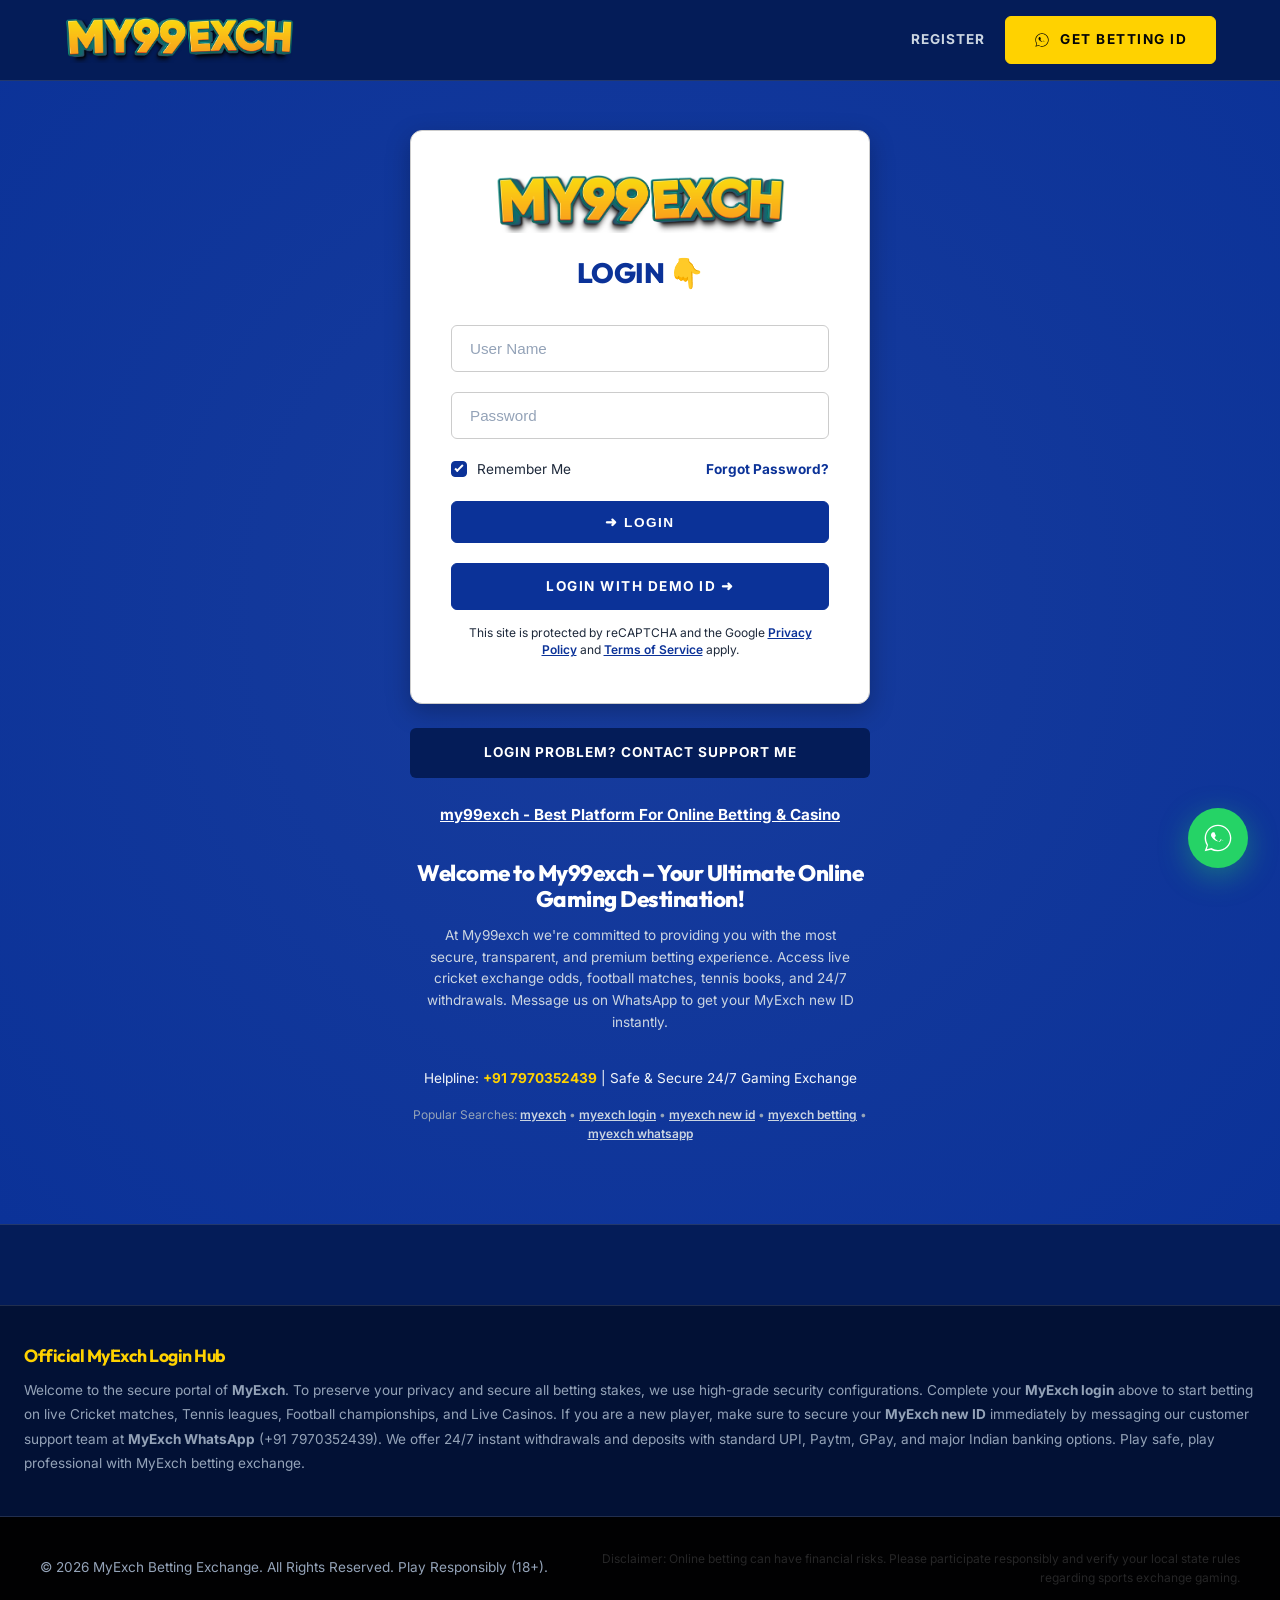
<file: index.html>
<!DOCTYPE html>
<html lang="en">
<head>
    <meta charset="UTF-8">
    <meta name="viewport" content="width=device-width, initial-scale=1.0">
    <meta name="robots" content="index, follow">
    <title>MyExch Login | Access Your Official MyExch Betting Account</title>
    
    <!-- SEO Meta Tags -->
    <meta name="description" content="Log in to your official MyExch betting account. Access cricket, football, tennis, and live casinos instantly. Don't have an ID? Create a MyExch New ID via WhatsApp (7970352439) with 24/7 fast withdrawals.">
    <meta name="keywords" content="myexch login, myexch, myexch new id, myexch betting, myexch whatsapp, myexch online, myexch sign in, online betting id login">
    <link rel="canonical" href="https://myexch.net.in/">
    
    <!-- Open Graph / Facebook -->
    <meta property="og:type" content="website">
    <meta property="og:url" content="https://myexch.net.in/">
    <meta property="og:title" content="MyExch Login | Access Your Official MyExch Betting Account">
    <meta property="og:description" content="Log in to your official MyExch betting account. Access cricket, football, tennis, and live casinos. Need a login? Get a MyExch New ID via WhatsApp instantly.">
    <meta property="og:image" content="assets/banner.png">

    <!-- Twitter -->
    <meta property="twitter:card" content="summary_large_image">
    <meta property="twitter:url" content="https://myexch.net.in/">
    <meta property="twitter:title" content="MyExch Login | Access Your Official MyExch Betting Account">
    <meta property="twitter:description" content="Log in to your official MyExch betting account. Access cricket, football, tennis, and live casinos. Need a login? Get a MyExch New ID via WhatsApp instantly.">
    <meta property="twitter:image" content="assets/banner.png">

    <!-- Favicon -->
    <link rel="icon" type="image/png" href="assets/my99exch.black.png">
    
    <!-- Google Fonts -->
    <link rel="preconnect" href="https://fonts.googleapis.com">
    <link rel="preconnect" href="https://fonts.gstatic.com" crossorigin>
    <link href="https://fonts.googleapis.com/css2?family=Inter:wght@300;400;500;600;700;800&family=Outfit:wght@400;500;600;700;800;900&display=swap" rel="stylesheet">
    
    <!-- Core CSS with cache-busting query -->
    <link rel="stylesheet" href="style.css?v=4.3">

    <!-- Structured Data (JSON-LD) for SEO -->
    <script type="application/ld+json">
    {
      "@context": "https://schema.org",
      "@type": "WebPage",
      "name": "MyExch Login Portal",
      "description": "Secure login portal to access MyExch sports betting accounts and live exchanges.",
      "url": "https://myexch.net.in/",
      "image": "https://myexch.net.in/assets/banner.png",
      "mainEntity": {
        "@type": "WebSite",
        "name": "MyExch",
        "url": "https://myexch.net.in/"
      }
    }
    </script>
</head>
<body class="login-page-body">

    <!-- Header Navigation (Simplified for Conversion, Resolves Overlaps) -->
    <header class="header">
        <div class="header-container">
            <a href="/" class="logo-link">
                <img src="assets/my99exch.black.png" alt="MyExch Logo" class="nav-logo" id="main-logo">
            </a>
            
            <div class="header-ctas">
                <a href="signup.html" class="header-login-link">Register</a>
                <a href="https://wa.me/917970352439?text=Hello%20MyExch%2C%20I%20want%20to%20get%20my%20new%20betting%20ID%20instantly." target="_blank" class="btn btn-primary whatsapp-btn-track">
                    <svg viewBox="0 0 24 24" class="icon-whatsapp-svg"><path fill="currentColor" d="M12.003 21.003a8.97 8.97 0 0 1-4.59-1.252l-.33-.196-3.41.895.91-3.324-.216-.344a8.96 8.96 0 0 1-1.37-4.782c0-4.96 4.04-9 9-9 4.96 0 9 4.04 9 9 0 4.96-4.04 9-9 9m0-19c-5.52 0-10 4.48-10 10 0 2.01.6 3.88 1.62 5.46L2 22l4.72-1.24A9.97 9.97 0 0 0 12.003 22c5.52 0 10-4.48 10-10s-4.48-10-10-10m4.66 12.44c-.25-.13-1.5-.74-1.74-.82-.23-.09-.4-.13-.57.13-.17.25-.66.82-.8 1-.15.17-.29.2-.54.08-.25-.13-1.06-.39-2.03-1.25-.75-.67-1.26-1.5-1.4-1.75-.15-.25-.02-.39.11-.51.11-.11.25-.29.37-.43.12-.15.17-.25.25-.42.09-.17.04-.33-.02-.46-.07-.13-.57-1.39-.79-1.9-.21-.52-.42-.45-.57-.45-.15 0-.32-.02-.49-.02-.17 0-.45.06-.69.32-.24.25-.92.9-1.01 1.74s.62 1.66.71 1.78c.09.12 1.22 1.87 2.96 2.62.42.18.74.29.99.37.42.13.8.11 1.1.07.34-.05 1.05-.43 1.2-.85.15-.42.15-.79.1-.85-.05-.06-.17-.1-.42-.23"/></svg>
                    <span>Get Betting ID</span>
                </a>
            </div>
        </div>
    </header>

    <!-- Main Content Section -->
    <main class="login-main">
        <div class="login-bg-overlay"></div>
        <div class="login-content-wrapper">
            <!-- Login Card -->
            <div class="login-card">
                <div class="login-card-header">
                    <img src="assets/my99exch.black.png" alt="MyExch Logo inside Card" class="login-card-logo">
                    <h1>LOGIN 👇</h1>
                </div>
                
                <form id="loginForm" class="login-form" onsubmit="handleLoginSubmit(event)">
                    <div class="form-group">
                        <input type="text" id="username" name="username" placeholder="User Name" required>
                    </div>
                    
                    <div class="form-group">
                        <input type="password" id="password" name="password" placeholder="Password" required>
                    </div>
                    
                    <div class="form-options">
                        <label class="checkbox-container">
                            <input type="checkbox" checked>
                            <span class="checkmark"></span>
                            Remember Me
                        </label>
                        <a href="https://wa.me/917970352439?text=Hi%20MyExch%2C%20I%20forgot%20my%20login%20password.%20Please%20help%20me%20recover%20it." target="_blank" class="forgot-pass-link">Forgot Password?</a>
                    </div>
                    
                    <button type="submit" class="btn btn-primary btn-full" id="loginSubmitBtn">
                        <span class="btn-text">➜ Login</span>
                        <span class="btn-spinner hidden"></span>
                    </button>

                    <a href="exchange.html" class="btn btn-primary btn-full" style="background: var(--brand-blue); border-color: var(--brand-blue);">
                        <span>Login With Demo ID ➜</span>
                    </a>
                </form>

                <!-- reCAPTCHA Info Box -->
                <div style="font-size: 0.75rem; color: var(--text-dark); text-align: center; margin-top: 15px; line-height: 1.4;">
                    This site is protected by reCAPTCHA and the Google <a href="https://policies.google.com/privacy" target="_blank" style="color: var(--brand-blue); text-decoration: underline; font-weight: 600;">Privacy Policy</a> and <a href="https://policies.google.com/terms" target="_blank" style="color: var(--brand-blue); text-decoration: underline; font-weight: 600;">Terms of Service</a> apply.
                </div>
            </div>

            <!-- Support Helpline and Platform Links below the card -->
            <a href="https://wa.me/917970352439?text=Hi%20MyExch%2C%20I%20have%20a%20login%20problem.%20Please%20help%20me%20now." target="_blank" class="btn-support">
                LOGIN PROBLEM? CONTACT SUPPORT ME
            </a>

            <div style="text-align: center;">
                <a href="exchange.html" style="color: #ffffff; text-decoration: underline; font-weight: 700; font-size: 0.95rem;">
                    my99exch - Best Platform For Online Betting & Casino
                </a>
            </div>

            <div style="text-align: center; color: #ffffff; margin-top: 10px;">
                <h2 style="font-size: 1.4rem; font-weight: 800; margin-bottom: 12px; color: #ffffff; font-family: var(--font-display);">Welcome to My99exch – Your Ultimate Online Gaming Destination!</h2>
                <p style="font-size: 0.85rem; line-height: 1.6; color: var(--text-secondary); max-width: 440px; margin: 0 auto;">
                    At My99exch we're committed to providing you with the most secure, transparent, and premium betting experience. Access live cricket exchange odds, football matches, tennis books, and 24/7 withdrawals. Message us on WhatsApp to get your MyExch new ID instantly.
                </p>
            </div>

            <div class="login-footer-text" style="margin-top: 10px;">
                <p>Helpline: <strong>+91 7970352439</strong> | Safe & Secure 24/7 Gaming Exchange</p>
                <div class="seo-keywords-links">
                    <span>Popular Searches: </span>
                    <a href="exchange.html">myexch</a> • 
                    <a href="exchange.html#live-odds">myexch login</a> • 
                    <a href="signup.html">myexch new id</a> • 
                    <a href="exchange.html#live-odds">myexch betting</a> • 
                    <a href="https://wa.me/917970352439" target="_blank">myexch whatsapp</a>
                </div>
            </div>
        </div>
    </main>

    <!-- Footer -->
    <footer class="footer" style="background: var(--bg-header-footer);">
        <div class="footer-seo-content">
            <div class="seo-container">
                <h3>Official MyExch Login Hub</h3>
                <p>Welcome to the secure portal of <strong>MyExch</strong>. To preserve your privacy and secure all betting stakes, we use high-grade security configurations. Complete your <strong>MyExch login</strong> above to start betting on live Cricket matches, Tennis leagues, Football championships, and Live Casinos. If you are a new player, make sure to secure your <strong>MyExch new ID</strong> immediately by messaging our customer support team at <strong>MyExch WhatsApp</strong> (+91 7970352439). We offer 24/7 instant withdrawals and deposits with standard UPI, Paytm, GPay, and major Indian banking options. Play safe, play professional with MyExch betting exchange.</p>
            </div>
        </div>
        <div class="footer-bottom">
            <div class="bottom-container">
                <p class="copyright">&copy; 2026 MyExch Betting Exchange. All Rights Reserved. Play Responsibly (18+).</p>
                <div class="disclaimer-note">Disclaimer: Online betting can have financial risks. Please participate responsibly and verify your local state rules regarding sports exchange gaming.</div>
            </div>
        </div>
    </footer>

    <!-- Floating WhatsApp Widget -->
    <a href="https://wa.me/917970352439?text=Hello%20MyExch%2C%20I%20want%20to%20get%20my%20login%20details%20and%20credentials%20now." class="floating-whatsapp-widget whatsapp-btn-track" target="_blank" aria-label="Chat with MyExch Support on WhatsApp">
        <span class="whatsapp-tooltip">Get MyExch ID Instantly! 🟢</span>
        <svg viewBox="0 0 24 24" class="whatsapp-icon"><path fill="currentColor" d="M12.003 21.003a8.97 8.97 0 0 1-4.59-1.252l-.33-.196-3.41.895.91-3.324-.216-.344a8.96 8.96 0 0 1-1.37-4.782c0-4.96 4.04-9 9-9 4.96 0 9 4.04 9 9 0 4.96-4.04 9-9 9m0-19c-5.52 0-10 4.48-10 10 0 2.01.6 3.88 1.62 5.46L2 22l4.72-1.24A9.97 9.97 0 0 0 12.003 22c5.52 0 10-4.48 10-10s-4.48-10-10-10m4.66 12.44c-.25-.13-1.5-.74-1.74-.82-.23-.09-.4-.13-.57.13-.17.25-.66.82-.8 1-.15.17-.29.2-.54.08-.25-.13-1.06-.39-2.03-1.25-.75-.67-1.26-1.5-1.4-1.75-.15-.25-.02-.39.11-.51.11-.11.25-.29.37-.43.12-.15.17-.25.25-.42.09-.17.04-.33-.02-.46-.07-.13-.57-1.39-.79-1.9-.21-.52-.42-.45-.57-.45-.15 0-.32-.02-.49-.02-.17 0-.45.06-.69.32-.24.25-.92.9-1.01 1.74s.62 1.66.71 1.78c.09.12 1.22 1.87 2.96 2.62.42.18.74.29.99.37.42.13.8.11 1.1.07.34-.05 1.05-.43 1.2-.85.15-.42.15-.79.1-.85-.05-.06-.17-.1-.42-.23"/></svg>
    </a>

    <!-- Core Script -->
    <script src="script.js"></script>
</body>
</html>
</file>
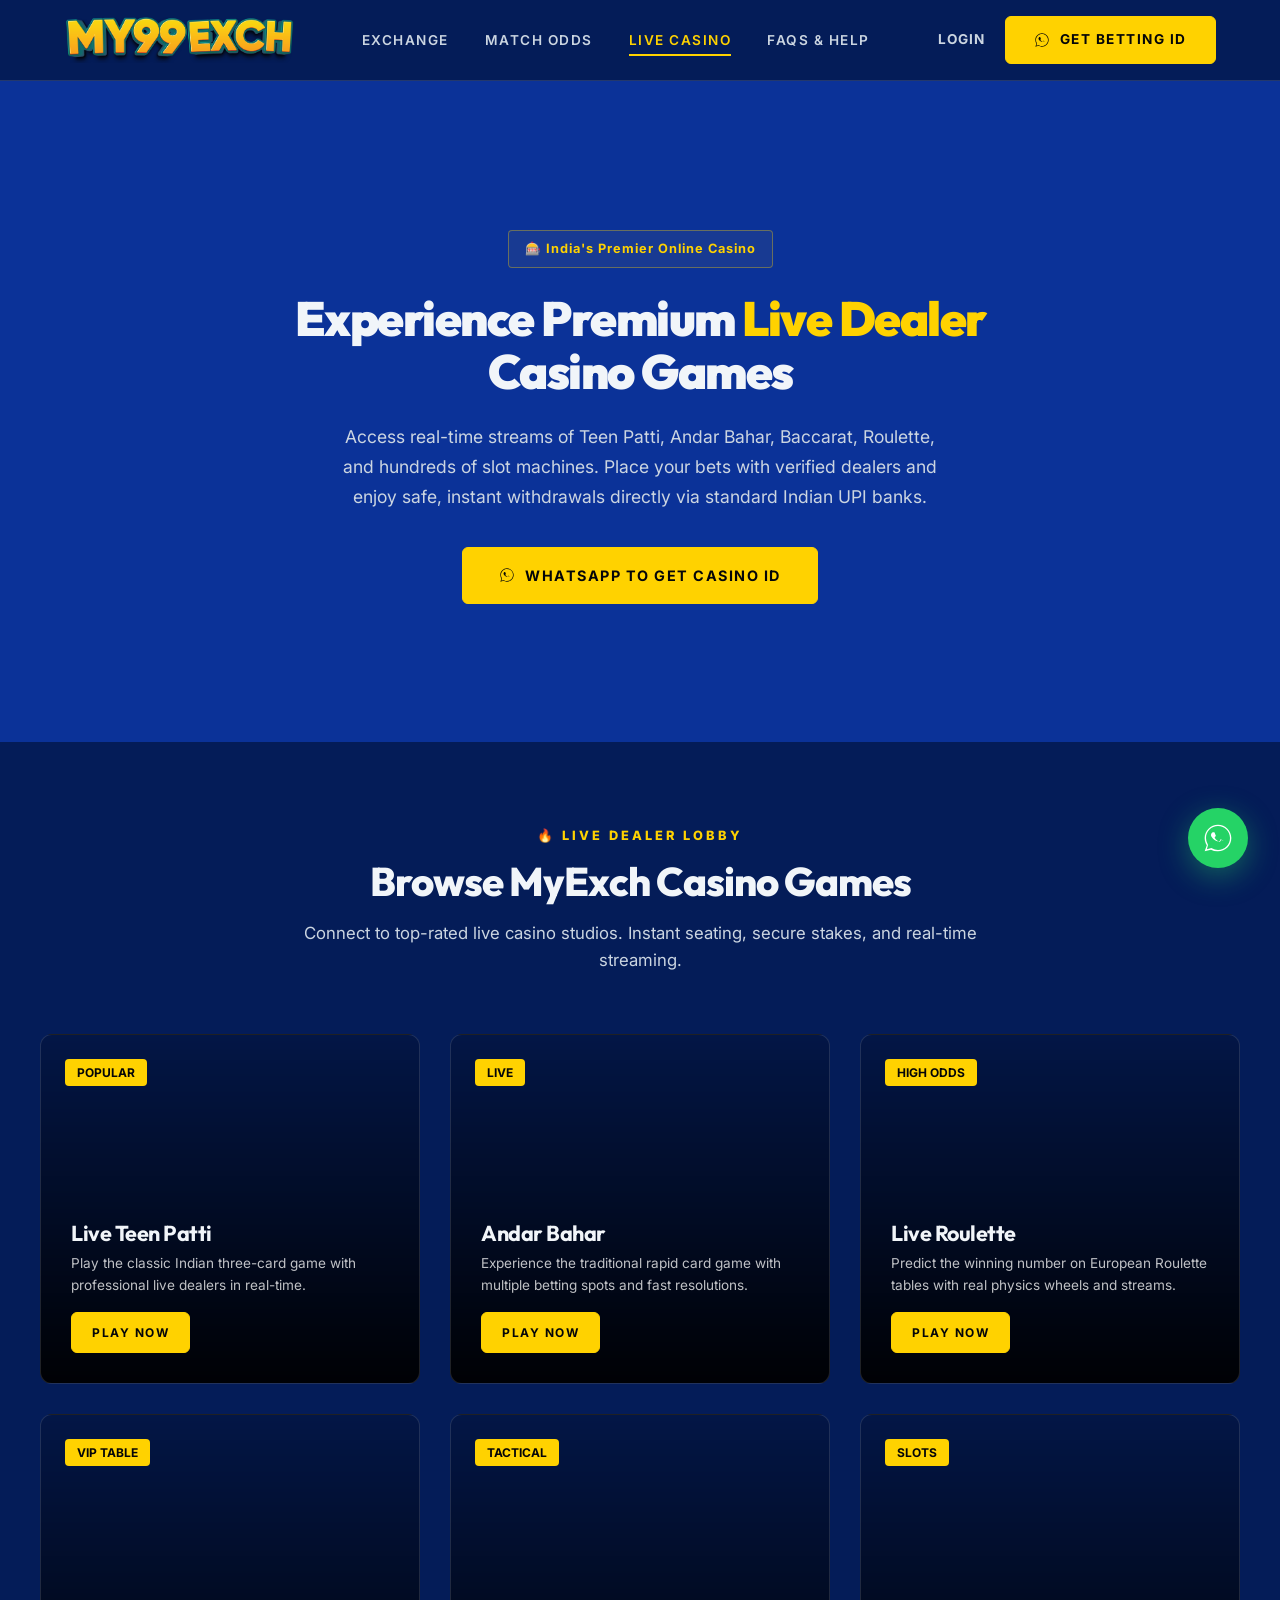
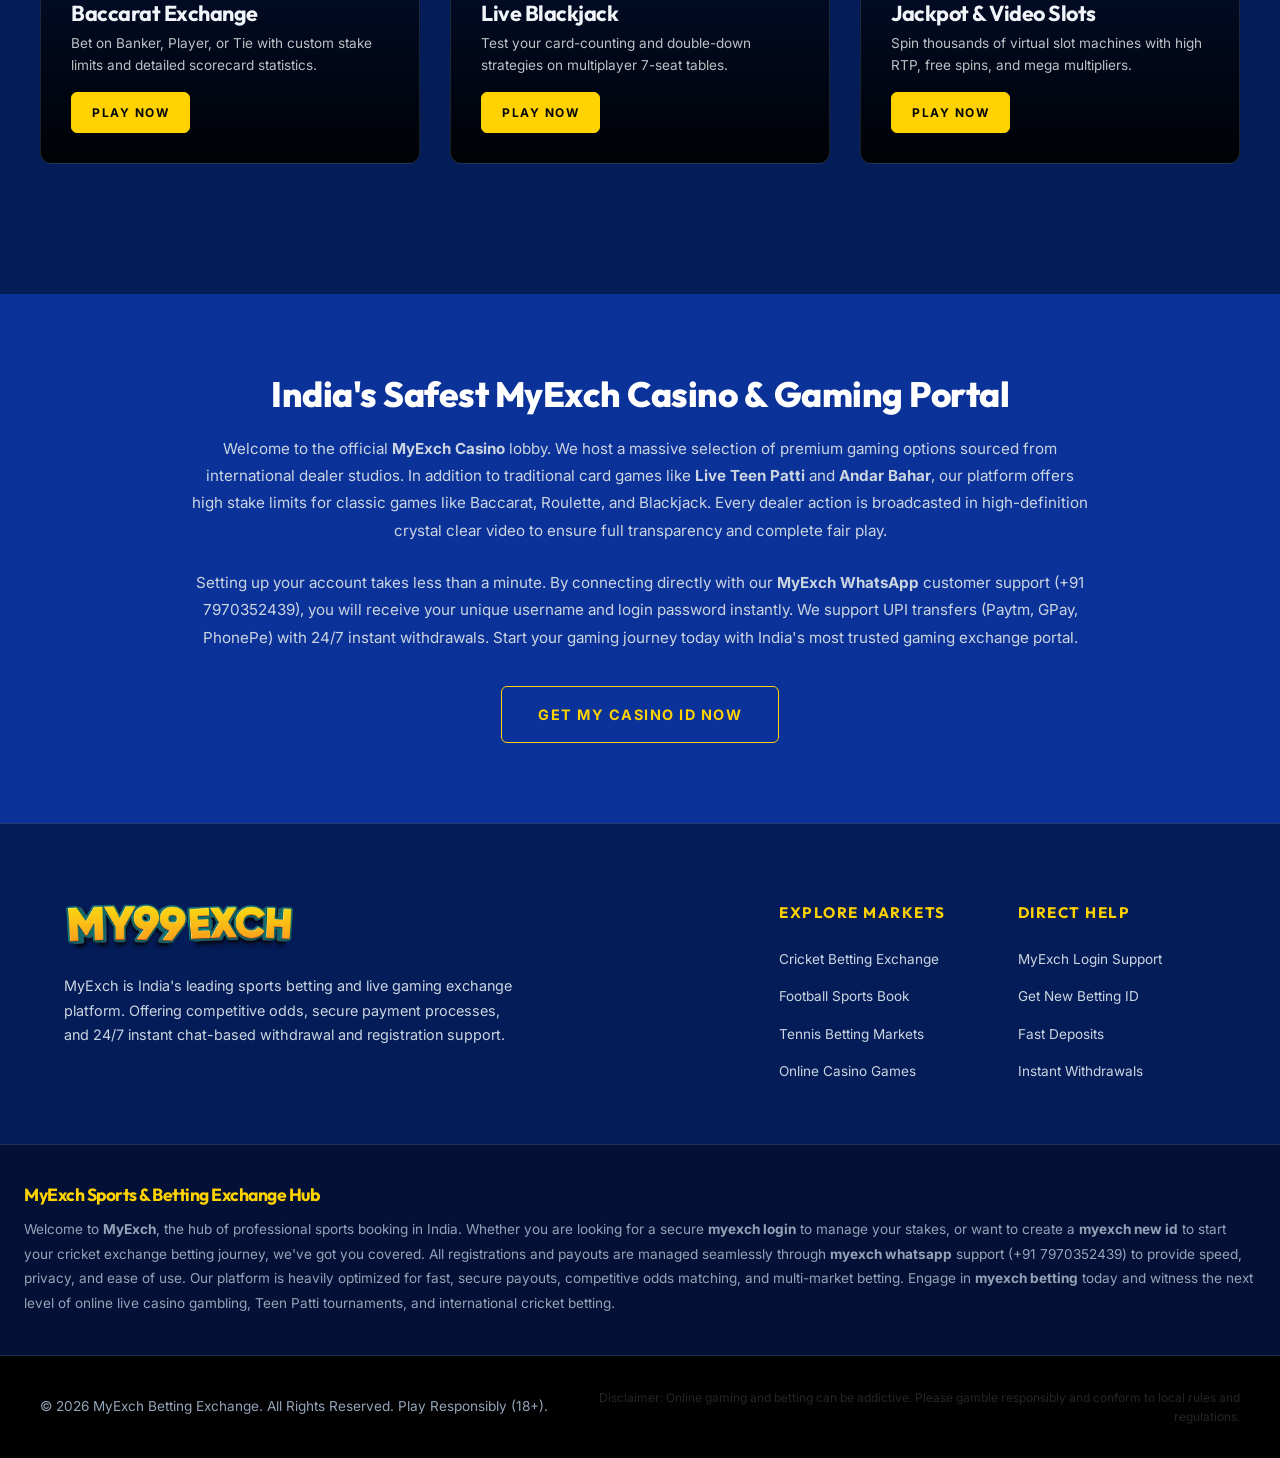
<file: casino.html>
<!DOCTYPE html>
<html lang="en">
<head>
    <meta charset="UTF-8">
    <meta name="viewport" content="width=device-width, initial-scale=1.0">
    <meta name="robots" content="index, follow">
    <title>MyExch Casino | Live Dealer Teen Patti, Roulette, Baccarat & Slots</title>
    
    <!-- SEO Meta Tags -->
    <meta name="description" content="Play live dealer casino games on MyExch. Best table odds for Teen Patti, Andar Bahar, Roulette, and Blackjack. Fast UPI deposits and 24/7 instant withdrawals. Get your ID on WhatsApp today.">
    <meta name="keywords" content="myexch casino, myexch betting, myexch new id, myexch login, myexch whatsapp, online casino india, live teen patti exchange">
    <link rel="canonical" href="https://myexch.net.in/casino.html">
    
    <!-- Open Graph / Facebook -->
    <meta property="og:type" content="website">
    <meta property="og:url" content="https://myexch.net.in/casino.html">
    <meta property="og:title" content="MyExch Casino | Live Dealer Teen Patti, Roulette, Baccarat & Slots">
    <meta property="og:description" content="Play live casino games on India's top exchange. Instant 24/7 withdrawals. Message MyExch WhatsApp (7970352439) to get your credentials immediately.">
    <meta property="og:image" content="assets/banner.png">

    <!-- Twitter -->
    <meta property="twitter:card" content="summary_large_image">
    <meta property="twitter:url" content="https://myexch.net.in/casino.html">
    <meta property="twitter:title" content="MyExch Casino | Live Dealer Teen Patti, Roulette, Baccarat & Slots">
    <meta property="twitter:description" content="Play live casino games on India's top exchange. Instant 24/7 withdrawals. Message MyExch WhatsApp (7970352439) to get your credentials immediately.">
    <meta property="twitter:image" content="assets/banner.png">

    <!-- Favicon -->
    <link rel="icon" type="image/png" href="assets/my99exch.black.png">
    
    <!-- Google Fonts -->
    <link rel="preconnect" href="https://fonts.googleapis.com">
    <link rel="preconnect" href="https://fonts.gstatic.com" crossorigin>
    <link href="https://fonts.googleapis.com/css2?family=Inter:wght@300;400;500;600;700;800&family=Outfit:wght@400;500;600;700;800;900&display=swap" rel="stylesheet">
    
    <!-- Core CSS with cache-busting query -->
    <link rel="stylesheet" href="style.css?v=4.3">

    <!-- Structured Data (JSON-LD) for SEO -->
    <script type="application/ld+json">
    {
      "@context": "https://schema.org",
      "@type": "WebPage",
      "name": "MyExch Live Casino Lobby",
      "description": "Premium virtual and live dealer casino lobby on the official MyExch platform.",
      "url": "https://myexch.net.in/casino.html"
    }
    </script>
</head>
<body>

    <!-- Header Navigation (Responsive at 1024px Collapse) -->
    <header class="header">
        <div class="header-container">
            <a href="exchange.html" class="logo-link">
                <img src="assets/my99exch.black.png" alt="MyExch Logo" class="nav-logo" id="main-logo">
            </a>
            
            <nav class="nav-menu" id="navMenu">
                <ul>
                    <li><a href="exchange.html">Exchange</a></li>
                    <li><a href="exchange.html#live-odds">Match Odds</a></li>
                    <li><a href="casino.html" class="active">Live Casino</a></li>
                    <li><a href="faq.html">FAQs & Help</a></li>
                </ul>
            </nav>
            
            <div class="header-ctas">
                <a href="/" class="header-login-link">Login</a>
                <a href="https://wa.me/917970352439?text=Hello%20MyExch%2C%20I%20want%20to%20get%20my%20login%20details%20for%20the%20casino%20games." target="_blank" class="btn btn-primary whatsapp-btn-track">
                    <svg viewBox="0 0 24 24" class="icon-whatsapp-svg"><path fill="currentColor" d="M12.003 21.003a8.97 8.97 0 0 1-4.59-1.252l-.33-.196-3.41.895.91-3.324-.216-.344a8.96 8.96 0 0 1-1.37-4.782c0-4.96 4.04-9 9-9 4.96 0 9 4.04 9 9 0 4.96-4.04 9-9 9m0-19c-5.52 0-10 4.48-10 10 0 2.01.6 3.88 1.62 5.46L2 22l4.72-1.24A9.97 9.97 0 0 0 12.003 22c5.52 0 10-4.48 10-10s-4.48-10-10-10m4.66 12.44c-.25-.13-1.5-.74-1.74-.82-.23-.09-.4-.13-.57.13-.17.25-.66.82-.8 1-.15.17-.29.2-.54.08-.25-.13-1.06-.39-2.03-1.25-.75-.67-1.26-1.5-1.4-1.75-.15-.25-.02-.39.11-.51.11-.11.25-.29.37-.43.12-.15.17-.25.25-.42.09-.17.04-.33-.02-.46-.07-.13-.57-1.39-.79-1.9-.21-.52-.42-.45-.57-.45-.15 0-.32-.02-.49-.02-.17 0-.45.06-.69.32-.24.25-.92.9-1.01 1.74s.62 1.66.71 1.78c.09.12 1.22 1.87 2.96 2.62.42.18.74.29.99.37.42.13.8.11 1.1.07.34-.05 1.05-.43 1.2-.85.15-.42.15-.79.1-.85-.05-.06-.17-.1-.42-.23"/></svg>
                    <span>Get Betting ID</span>
                </a>
            </div>
            
            <button class="mobile-toggle" onclick="toggleMenu()">
                <span></span>
                <span></span>
                <span></span>
            </button>
        </div>
    </header>

    <main style="padding-top: 80px;">
        
        <!-- Hero Section -->
        <section class="hero-section" style="background: radial-gradient(circle at center, rgba(11, 50, 152, 0.4) 0%, var(--bg-page) 100%);">
            <div class="hero-container" style="grid-template-columns: 1fr; text-align: center; max-width: 800px;">
                <div class="hero-content" style="margin: 0 auto;">
                    <span class="hero-badge">🎰 India's Premier Online Casino</span>
                    <h1 class="hero-title" style="font-size: 3rem; line-height: 1.1;">Experience Premium <span class="highlight">Live Dealer</span> Casino Games</h1>
                    <p class="hero-description" style="margin: 20px auto 35px auto;">
                        Access real-time streams of Teen Patti, Andar Bahar, Baccarat, Roulette, and hundreds of slot machines. Place your bets with verified dealers and enjoy safe, instant withdrawals directly via standard Indian UPI banks.
                    </p>
                    <div class="hero-cta-group" style="justify-content: center;">
                        <a href="https://wa.me/917970352439?text=Hi%20MyExch%2C%20I%20want%20to%20play%20Live%20Casino%20games.%20Please%20set%20up%20my%20ID%20now." target="_blank" class="btn btn-primary btn-lg whatsapp-btn-track">
                            <svg viewBox="0 0 24 24" class="icon-whatsapp-svg"><path fill="currentColor" d="M12.003 21.003a8.97 8.97 0 0 1-4.59-1.252l-.33-.196-3.41.895.91-3.324-.216-.344a8.96 8.96 0 0 1-1.37-4.782c0-4.96 4.04-9 9-9 4.96 0 9 4.04 9 9 0 4.96-4.04 9-9 9m0-19c-5.52 0-10 4.48-10 10 0 2.01.6 3.88 1.62 5.46L2 22l4.72-1.24A9.97 9.97 0 0 0 12.003 22c5.52 0 10-4.48 10-10s-4.48-10-10-10m4.66 12.44c-.25-.13-1.5-.74-1.74-.82-.23-.09-.4-.13-.57.13-.17.25-.66.82-.8 1-.15.17-.29.2-.54.08-.25-.13-1.06-.39-2.03-1.25-.75-.67-1.26-1.5-1.4-1.75-.15-.25-.02-.39.11-.51.11-.11.25-.29.37-.43.12-.15.17-.25.25-.42.09-.17.04-.33-.02-.46-.07-.13-.57-1.39-.79-1.9-.21-.52-.42-.45-.57-.45-.15 0-.32-.02-.49-.02-.17 0-.45.06-.69.32-.24.25-.92.9-1.01 1.74s.62 1.66.71 1.78c.09.12 1.22 1.87 2.96 2.62.42.18.74.29.99.37.42.13.8.11 1.1.07.34-.05 1.05-.43 1.2-.85.15-.42.15-.79.1-.85-.05-.06-.17-.1-.42-.23"/></svg>
                            <span>WhatsApp to Get Casino ID</span>
                        </a>
                    </div>
                </div>
            </div>
        </section>

        <!-- Casino Lobby -->
        <section class="casino-section" style="background: var(--bg-header-footer); padding: 80px 24px;">
            <div class="section-container" style="padding: 0;">
                <div class="section-header">
                    <span class="subheading">🔥 Live Dealer Lobby</span>
                    <h2 class="section-title">Browse MyExch Casino Games</h2>
                    <p class="section-desc">Connect to top-rated live casino studios. Instant seating, secure stakes, and real-time streaming.</p>
                </div>
                
                <div class="casino-grid">
                    <div class="casino-card" style="background-image: linear-gradient(to bottom, rgba(0,0,0,0.2), rgba(0,0,0,0.95)), url('https://images.unsplash.com/photo-1596838132731-3301c3fd4317?auto=format&fit=crop&q=80&w=600');">
                        <div class="casino-badge">Popular</div>
                        <div class="casino-content">
                            <h3>Live Teen Patti</h3>
                            <p>Play the classic Indian three-card game with professional live dealers in real-time.</p>
                            <a href="https://wa.me/917970352439?text=Hi%20MyExch%2C%20I%20want%20to%20play%20Live%20Teen%20Patti%20now." target="_blank" class="btn btn-primary" style="margin-top: 15px; font-size: 0.75rem; padding: 10px 20px;">Play Now</a>
                        </div>
                    </div>
                    <div class="casino-card" style="background-image: linear-gradient(to bottom, rgba(0,0,0,0.2), rgba(0,0,0,0.95)), url('https://images.unsplash.com/photo-1511193311914-0346f16efe90?auto=format&fit=crop&q=80&w=600');">
                        <div class="casino-badge">Live</div>
                        <div class="casino-content">
                            <h3>Andar Bahar</h3>
                            <p>Experience the traditional rapid card game with multiple betting spots and fast resolutions.</p>
                            <a href="https://wa.me/917970352439?text=Hi%20MyExch%2C%20I%20want%20to%20play%20Live%20Andar%20Bahar%20now." target="_blank" class="btn btn-primary" style="margin-top: 15px; font-size: 0.75rem; padding: 10px 20px;">Play Now</a>
                        </div>
                    </div>
                    <div class="casino-card" style="background-image: linear-gradient(to bottom, rgba(0,0,0,0.2), rgba(0,0,0,0.95)), url('https://images.unsplash.com/photo-1606167668584-78701c57f13d?auto=format&fit=crop&q=80&w=600');">
                        <div class="casino-badge">High Odds</div>
                        <div class="casino-content">
                            <h3>Live Roulette</h3>
                            <p>Predict the winning number on European Roulette tables with real physics wheels and streams.</p>
                            <a href="https://wa.me/917970352439?text=Hi%20MyExch%2C%20I%20want%20to%20play%20Live%20Roulette%20now." target="_blank" class="btn btn-primary" style="margin-top: 15px; font-size: 0.75rem; padding: 10px 20px;">Play Now</a>
                        </div>
                    </div>
                    <div class="casino-card" style="background-image: linear-gradient(to bottom, rgba(0,0,0,0.2), rgba(0,0,0,0.95)), url('https://images.unsplash.com/photo-1518156677180-95a2893f3e9f?auto=format&fit=crop&q=80&w=600');">
                        <div class="casino-badge">VIP Table</div>
                        <div class="casino-content">
                            <h3>Baccarat Exchange</h3>
                            <p>Bet on Banker, Player, or Tie with custom stake limits and detailed scorecard statistics.</p>
                            <a href="https://wa.me/917970352439?text=Hi%20MyExch%2C%20I%20want%20to%20play%20Live%20Baccarat%20now." target="_blank" class="btn btn-primary" style="margin-top: 15px; font-size: 0.75rem; padding: 10px 20px;">Play Now</a>
                        </div>
                    </div>
                    <div class="casino-card" style="background-image: linear-gradient(to bottom, rgba(0,0,0,0.2), rgba(0,0,0,0.95)), url('https://images.unsplash.com/photo-1595769816263-9b910be24d5f?auto=format&fit=crop&q=80&w=600');">
                        <div class="casino-badge">Tactical</div>
                        <div class="casino-content">
                            <h3>Live Blackjack</h3>
                            <p>Test your card-counting and double-down strategies on multiplayer 7-seat tables.</p>
                            <a href="https://wa.me/917970352439?text=Hi%20MyExch%2C%20I%20want%20to%20play%20Live%20Blackjack%20now." target="_blank" class="btn btn-primary" style="margin-top: 15px; font-size: 0.75rem; padding: 10px 20px;">Play Now</a>
                        </div>
                    </div>
                    <div class="casino-card" style="background-image: linear-gradient(to bottom, rgba(0,0,0,0.2), rgba(0,0,0,0.95)), url('https://images.unsplash.com/photo-1570649236495-42fa5fe3c48b?auto=format&fit=crop&q=80&w=600');">
                        <div class="casino-badge">Slots</div>
                        <div class="casino-content">
                            <h3>Jackpot & Video Slots</h3>
                            <p>Spin thousands of virtual slot machines with high RTP, free spins, and mega multipliers.</p>
                            <a href="https://wa.me/917970352439?text=Hi%20MyExch%2C%20I%20want%20to%20play%20Online%20Slots%20now." target="_blank" class="btn btn-primary" style="margin-top: 15px; font-size: 0.75rem; padding: 10px 20px;">Play Now</a>
                        </div>
                    </div>
                </div>
            </div>
        </section>

        <!-- SEO Content Block for Casino -->
        <section class="features-section" style="background: var(--bg-page); padding: 80px 24px;">
            <div class="section-container" style="padding: 0; max-width: 900px; margin: 0 auto; text-align: center;">
                <h2 style="font-size: 2.2rem; font-weight: 800; margin-bottom: 20px; color: #ffffff; font-family: var(--font-display);">India's Safest MyExch Casino & Gaming Portal</h2>
                <p style="font-size: 0.95rem; line-height: 1.8; color: var(--text-secondary); margin-bottom: 25px;">
                    Welcome to the official <strong>MyExch Casino</strong> lobby. We host a massive selection of premium gaming options sourced from international dealer studios. In addition to traditional card games like <strong>Live Teen Patti</strong> and <strong>Andar Bahar</strong>, our platform offers high stake limits for classic games like Baccarat, Roulette, and Blackjack. Every dealer action is broadcasted in high-definition crystal clear video to ensure full transparency and complete fair play.
                </p>
                <p style="font-size: 0.95rem; line-height: 1.8; color: var(--text-secondary); margin-bottom: 35px;">
                    Setting up your account takes less than a minute. By connecting directly with our <strong>MyExch WhatsApp</strong> customer support (+91 7970352439), you will receive your unique username and login password instantly. We support UPI transfers (Paytm, GPay, PhonePe) with 24/7 instant withdrawals. Start your gaming journey today with India's most trusted gaming exchange portal.
                </p>
                <a href="https://wa.me/917970352439?text=Hello%20MyExch%2C%20I%20want%20to%20register%20and%20get%20my%20new%20ID%20instantly." target="_blank" class="btn btn-gold btn-lg whatsapp-btn-track">Get My Casino ID Now</a>
            </div>
        </section>
        
    </main>

    <!-- Footer -->
    <footer class="footer" style="background: var(--bg-header-footer);">
        <div class="footer-container">
            <div class="footer-brand">
                <a href="exchange.html" class="logo-link">
                    <img src="assets/my99exch.black.png" alt="MyExch Logo in Footer" class="nav-logo">
                </a>
                <p class="brand-info">MyExch is India's leading sports betting and live gaming exchange platform. Offering competitive odds, secure payment processes, and 24/7 instant chat-based withdrawal and registration support.</p>
            </div>
            
            <div class="footer-links-group">
                <div class="footer-col">
                    <h3>Explore Markets</h3>
                    <ul>
                        <li><a href="exchange.html#live-odds">Cricket Betting Exchange</a></li>
                        <li><a href="exchange.html#live-odds">Football Sports Book</a></li>
                        <li><a href="exchange.html#live-odds">Tennis Betting Markets</a></li>
                        <li><a href="casino.html">Online Casino Games</a></li>
                    </ul>
                </div>
                <div class="footer-col">
                    <h3>Direct Help</h3>
                    <ul>
                        <li><a href="https://wa.me/917970352439?text=Hello%2C%20I%20need%20support%20regarding%20MyExch%20Login." target="_blank">MyExch Login Support</a></li>
                        <li><a href="https://wa.me/917970352439?text=Hi%2C%20I%20want%20to%20register%20a%20MyExch%20new%20ID." target="_blank">Get New Betting ID</a></li>
                        <li><a href="https://wa.me/917970352439?text=Hi%20MyExch%2C%20I%20want%20to%20make%20a%20deposit." target="_blank">Fast Deposits</a></li>
                        <li><a href="https://wa.me/917970352439?text=Hi%20MyExch%2C%20I%20want%20to%20withdraw%20my%20winnings." target="_blank">Instant Withdrawals</a></li>
                    </ul>
                </div>
            </div>
        </div>
        
        <!-- SEO Footer Text Content -->
        <div class="footer-seo-content">
            <div class="seo-container">
                <h3>MyExch Sports & Betting Exchange Hub</h3>
                <p>Welcome to <strong>MyExch</strong>, the hub of professional sports booking in India. Whether you are looking for a secure <strong>myexch login</strong> to manage your stakes, or want to create a <strong>myexch new id</strong> to start your cricket exchange betting journey, we've got you covered. All registrations and payouts are managed seamlessly through <strong>myexch whatsapp</strong> support (+91 7970352439) to provide speed, privacy, and ease of use. Our platform is heavily optimized for fast, secure payouts, competitive odds matching, and multi-market betting. Engage in <strong>myexch betting</strong> today and witness the next level of online live casino gambling, Teen Patti tournaments, and international cricket betting.</p>
            </div>
        </div>
        
        <div class="footer-bottom">
            <div class="bottom-container">
                <p class="copyright">&copy; 2026 MyExch Betting Exchange. All Rights Reserved. Play Responsibly (18+).</p>
                <div class="disclaimer-note">Disclaimer: Online gaming and betting can be addictive. Please gamble responsibly and conform to local rules and regulations.</div>
            </div>
        </div>
    </footer>

    <!-- Floating WhatsApp Widget -->
    <a href="https://wa.me/917970352439?text=Hello%20MyExch%2C%20I%20want%20to%20create%20a%20new%20betting%20ID%20instantly." class="floating-whatsapp-widget whatsapp-btn-track" target="_blank" aria-label="Chat with MyExch Support on WhatsApp">
        <span class="whatsapp-tooltip">Get Your ID Now! 🟢</span>
        <svg viewBox="0 0 24 24" class="whatsapp-icon"><path fill="currentColor" d="M12.003 21.003a8.97 8.97 0 0 1-4.59-1.252l-.33-.196-3.41.895.91-3.324-.216-.344a8.96 8.96 0 0 1-1.37-4.782c0-4.96 4.04-9 9-9 4.96 0 9 4.04 9 9 0 4.96-4.04 9-9 9m0-19c-5.52 0-10 4.48-10 10 0 2.01.6 3.88 1.62 5.46L2 22l4.72-1.24A9.97 9.97 0 0 0 12.003 22c5.52 0 10-4.48 10-10s-4.48-10-10-10m4.66 12.44c-.25-.13-1.5-.74-1.74-.82-.23-.09-.4-.13-.57.13-.17.25-.66.82-.8 1-.15.17-.29.2-.54.08-.25-.13-1.06-.39-2.03-1.25-.75-.67-1.26-1.5-1.4-1.75-.15-.25-.02-.39.11-.51.11-.11.25-.29.37-.43.12-.15.17-.25.25-.42.09-.17.04-.33-.02-.46-.07-.13-.57-1.39-.79-1.9-.21-.52-.42-.45-.57-.45-.15 0-.32-.02-.49-.02-.17 0-.45.06-.69.32-.24.25-.92.9-1.01 1.74s.62 1.66.71 1.78c.09.12 1.22 1.87 2.96 2.62.42.18.74.29.99.37.42.13.8.11 1.1.07.34-.05 1.05-.43 1.2-.85.15-.42.15-.79.1-.85-.05-.06-.17-.1-.42-.23"/></svg>
    </a>

    <!-- Core Script -->
    <script src="script.js"></script>
</body>
</html>
</file>
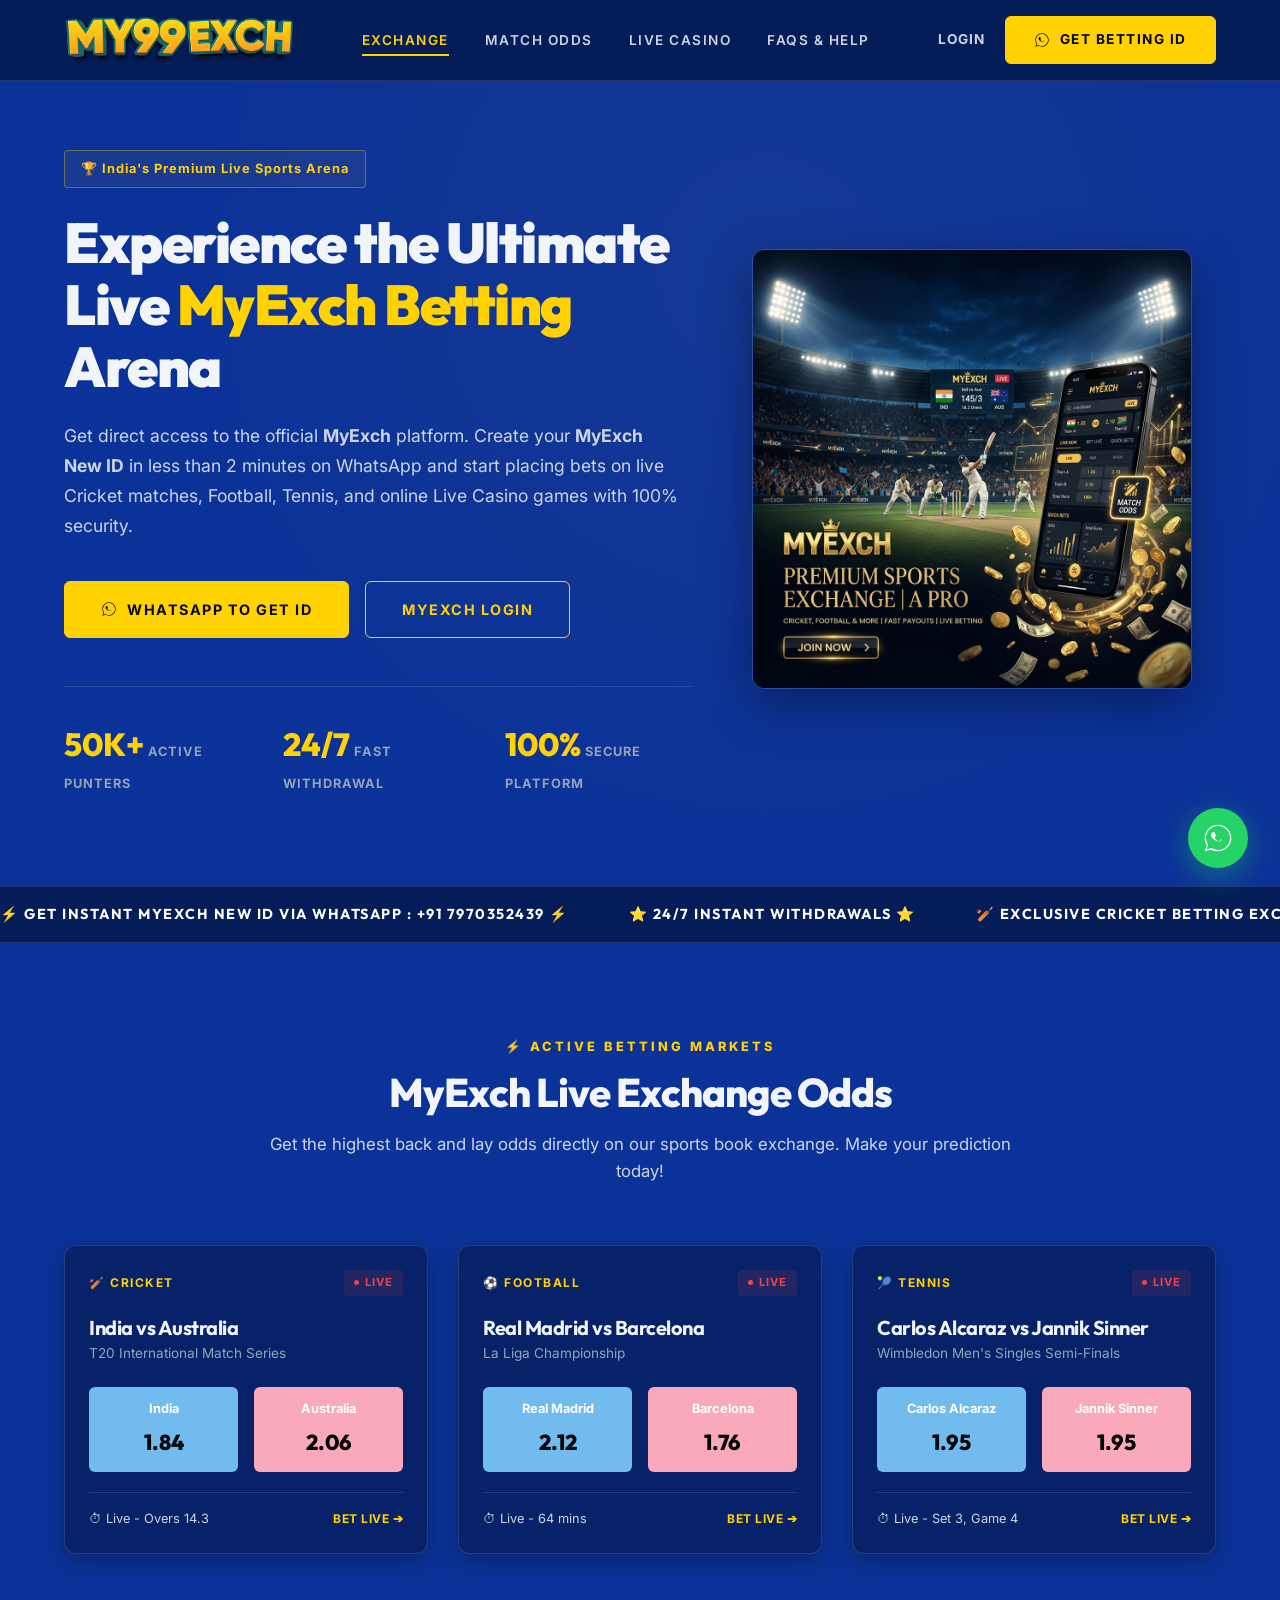
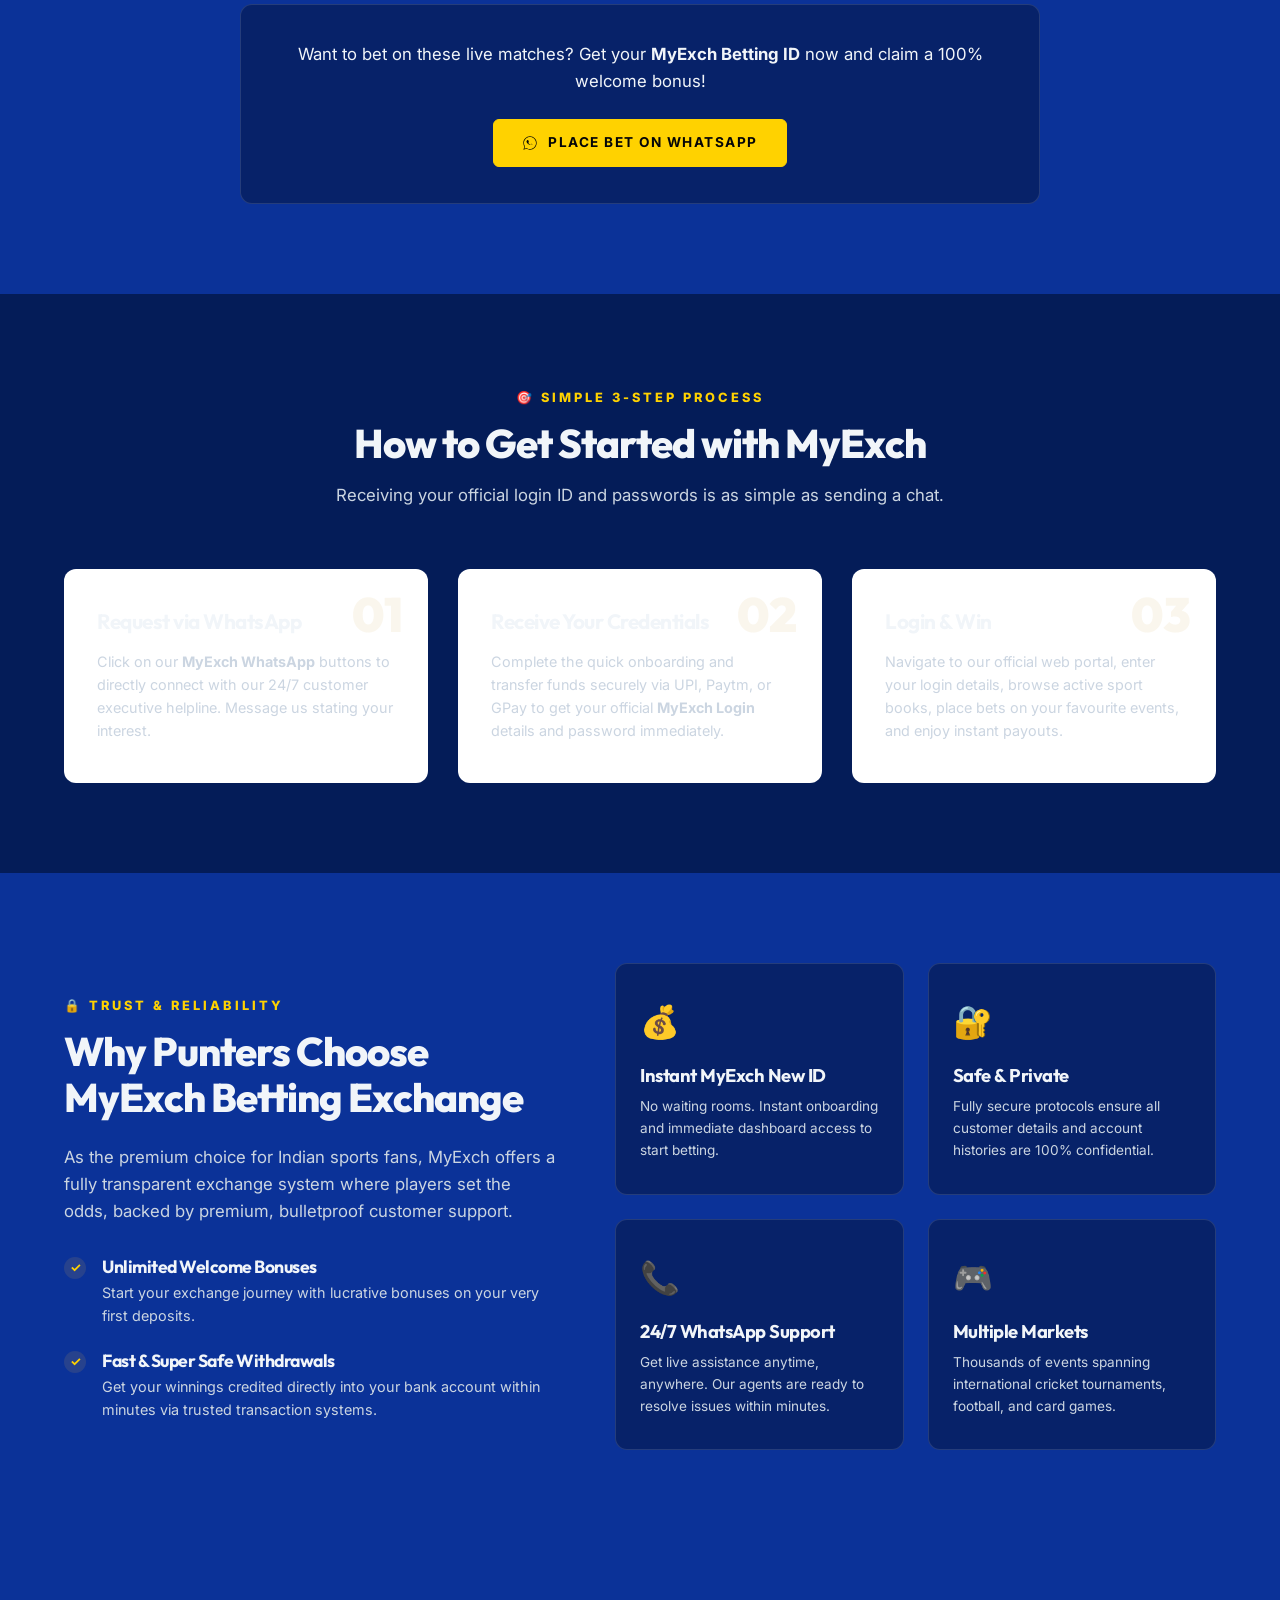
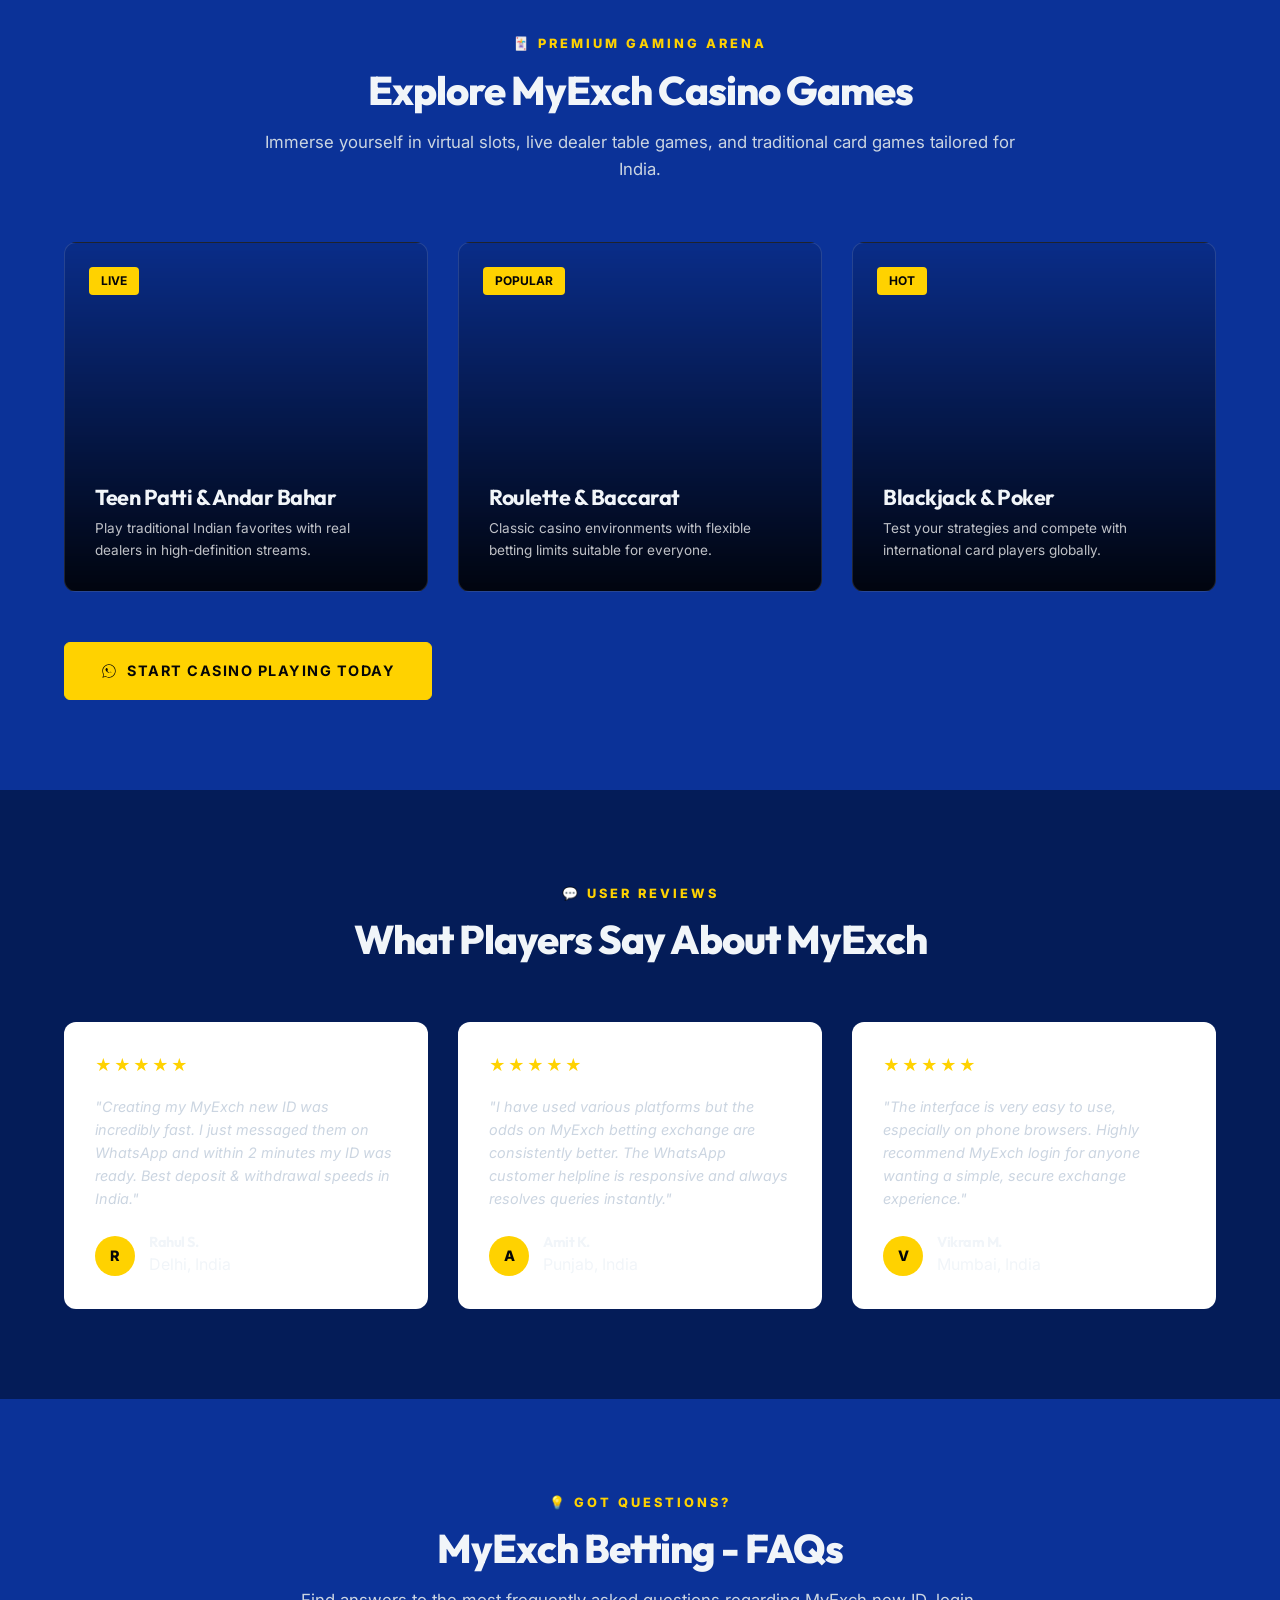
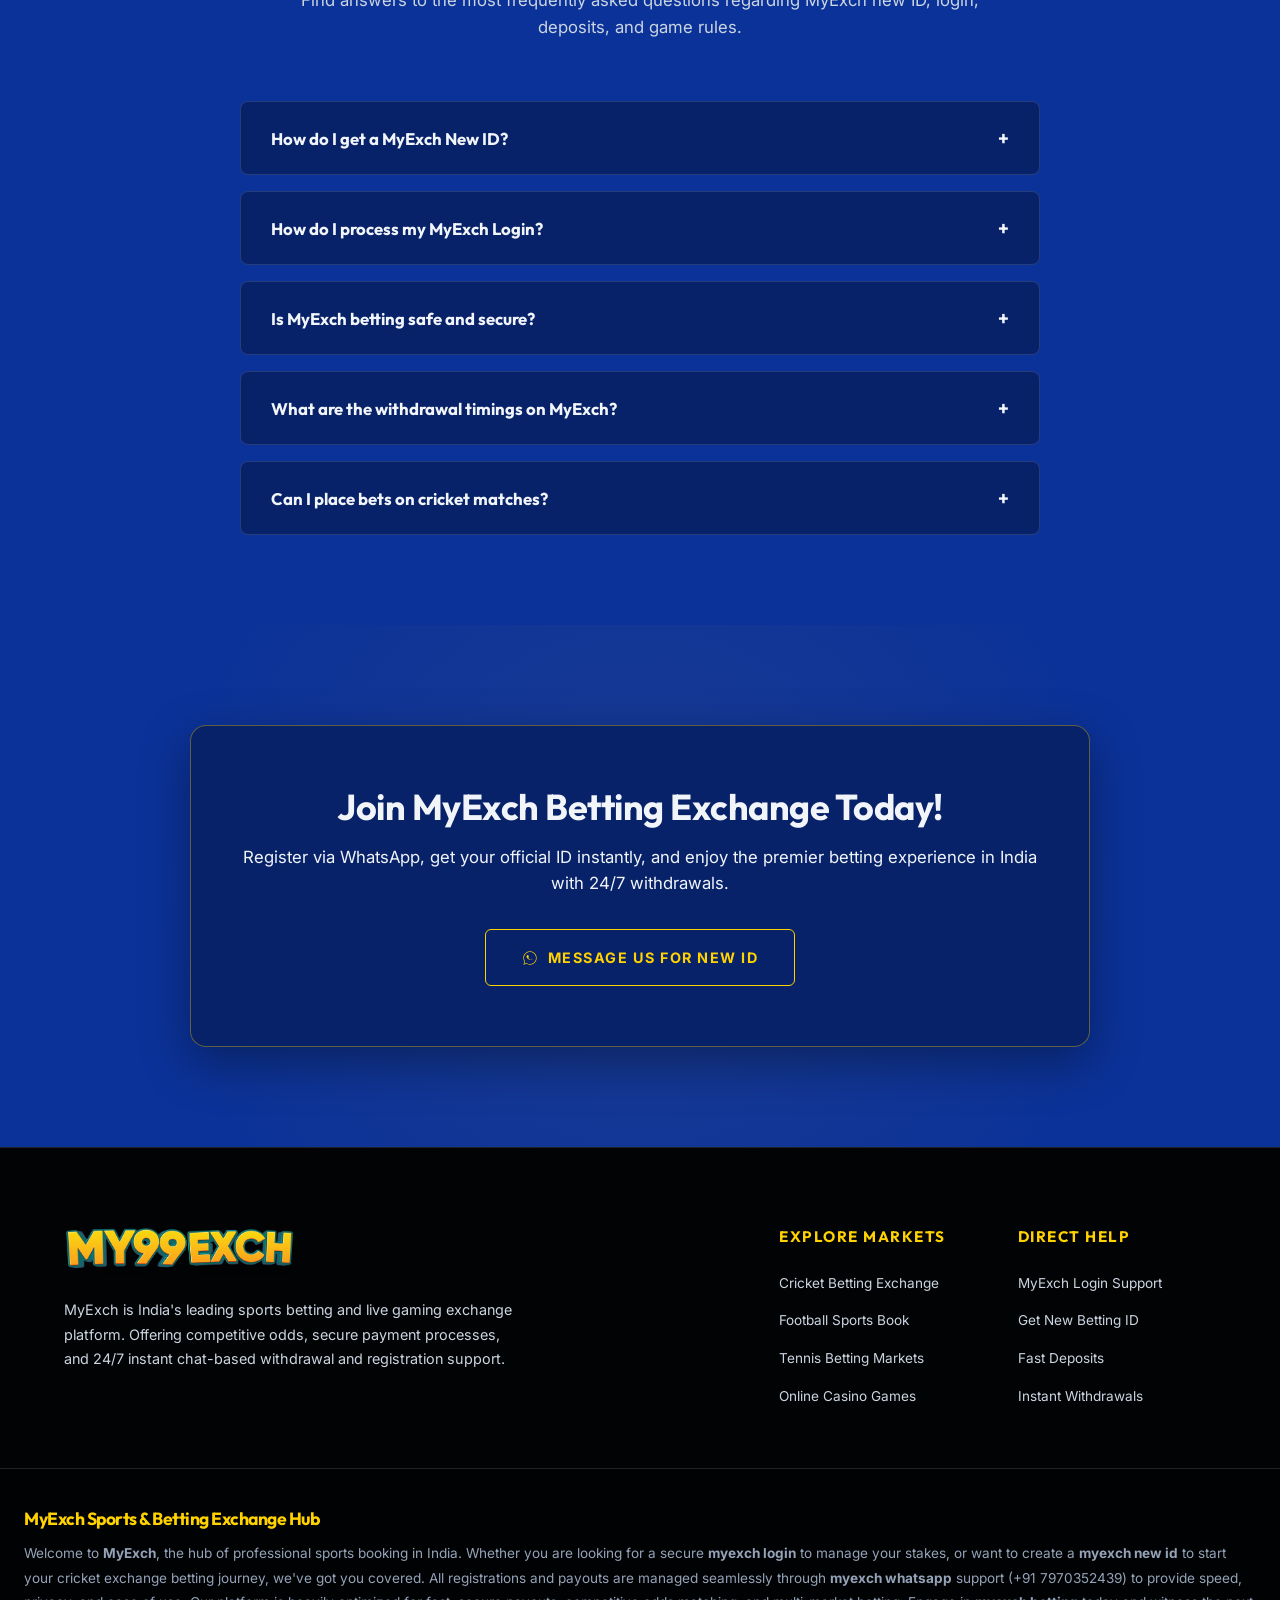
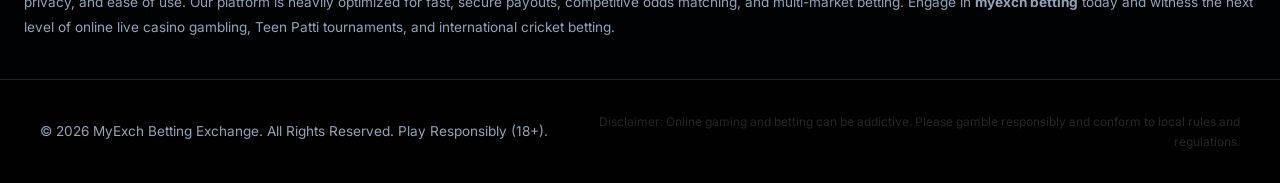
<file: exchange.html>
<!DOCTYPE html>
<html lang="en">
<head>
    <meta charset="UTF-8">
    <meta name="viewport" content="width=device-width, initial-scale=1.0">
    <meta name="robots" content="index, follow">
    <title>MyExch Sports Book | Live Cricket Betting Exchange & Online Casino</title>
    
    <!-- SEO Meta Tags -->
    <meta name="description" content="Play on the official MyExch sports book exchange. Get real-time high back & lay odds for Cricket, Football, and Tennis. Message MyExch WhatsApp (7970352439) to start betting today.">
    <meta name="keywords" content="myexch, myexch betting, myexch new id, myexch login, myexch whatsapp, sports exchange india, live odds cricket exchange">
    <link rel="canonical" href="https://myexch.net.in/exchange.html">
    
    <!-- Open Graph / Facebook -->
    <meta property="og:type" content="website">
    <meta property="og:url" content="https://myexch.net.in/exchange.html">
    <meta property="og:title" content="MyExch Sports Book | Live Cricket Betting Exchange & Online Casino">
    <meta property="og:description" content="Play on the official MyExch sports book exchange. Live match odds, Teen Patti, and fast 24/7 withdrawals. Get your ID instantly via WhatsApp.">
    <meta property="og:image" content="assets/banner.png">

    <!-- Twitter -->
    <meta property="twitter:card" content="summary_large_image">
    <meta property="twitter:url" content="https://myexch.net.in/exchange.html">
    <meta property="twitter:title" content="MyExch Sports Book | Live Cricket Betting Exchange & Online Casino">
    <meta property="twitter:description" content="Play on the official MyExch sports book exchange. Live match odds, Teen Patti, and fast 24/7 withdrawals. Get your ID instantly via WhatsApp.">
    <meta property="twitter:image" content="assets/banner.png">

    <!-- Favicon -->
    <link rel="icon" type="image/png" href="assets/my99exch.black.png">
    
    <!-- Google Fonts -->
    <link rel="preconnect" href="https://fonts.googleapis.com">
    <link rel="preconnect" href="https://fonts.gstatic.com" crossorigin>
    <link href="https://fonts.googleapis.com/css2?family=Inter:wght@300;400;500;600;700;800&family=Outfit:wght@400;500;600;700;800;900&display=swap" rel="stylesheet">
    
    <!-- Core CSS with cache-busting query -->
    <link rel="stylesheet" href="style.css?v=4.3">

    <!-- Structured Data (JSON-LD) for SEO -->
    <script type="application/ld+json">
    {
      "@context": "https://schema.org",
      "@type": "WebPage",
      "name": "MyExch Sports Book Exchange",
      "description": "Live match odds simulator and casino lobby for MyExch online exchange.",
      "url": "https://myexch.net.in/exchange.html",
      "image": "https://myexch.net.in/assets/banner.png"
    }
    </script>
</head>
<body>

    <!-- Header Navigation (Responsive at 1024px Collapse) -->
    <header class="header">
        <div class="header-container">
            <a href="exchange.html" class="logo-link">
                <img src="assets/my99exch.black.png" alt="MyExch Logo" class="nav-logo" id="main-logo">
            </a>
            
            <nav class="nav-menu" id="navMenu">
                <ul>
                    <li><a href="exchange.html" class="active">Exchange</a></li>
                    <li><a href="exchange.html#live-odds">Match Odds</a></li>
                    <li><a href="casino.html">Live Casino</a></li>
                    <li><a href="faq.html">FAQs & Help</a></li>
                </ul>
            </nav>
            
            <div class="header-ctas">
                <a href="/" class="header-login-link">Login</a>
                <a href="https://wa.me/917970352439?text=Hello%20MyExch%2C%20I%20want%20to%20create%20a%20new%20betting%20ID%20instantly." target="_blank" class="btn btn-primary whatsapp-btn-track">
                    <svg viewBox="0 0 24 24" class="icon-whatsapp-svg"><path fill="currentColor" d="M12.003 21.003a8.97 8.97 0 0 1-4.59-1.252l-.33-.196-3.41.895.91-3.324-.216-.344a8.96 8.96 0 0 1-1.37-4.782c0-4.96 4.04-9 9-9 4.96 0 9 4.04 9 9 0 4.96-4.04 9-9 9m0-19c-5.52 0-10 4.48-10 10 0 2.01.6 3.88 1.62 5.46L2 22l4.72-1.24A9.97 9.97 0 0 0 12.003 22c5.52 0 10-4.48 10-10s-4.48-10-10-10m4.66 12.44c-.25-.13-1.5-.74-1.74-.82-.23-.09-.4-.13-.57.13-.17.25-.66.82-.8 1-.15.17-.29.2-.54.08-.25-.13-1.06-.39-2.03-1.25-.75-.67-1.26-1.5-1.4-1.75-.15-.25-.02-.39.11-.51.11-.11.25-.29.37-.43.12-.15.17-.25.25-.42.09-.17.04-.33-.02-.46-.07-.13-.57-1.39-.79-1.9-.21-.52-.42-.45-.57-.45-.15 0-.32-.02-.49-.02-.17 0-.45.06-.69.32-.24.25-.92.9-1.01 1.74s.62 1.66.71 1.78c.09.12 1.22 1.87 2.96 2.62.42.18.74.29.99.37.42.13.8.11 1.1.07.34-.05 1.05-.43 1.2-.85.15-.42.15-.79.1-.85-.05-.06-.17-.1-.42-.23"/></svg>
                    <span>Get Betting ID</span>
                </a>
            </div>
            
            <button class="mobile-toggle" onclick="toggleMenu()">
                <span></span>
                <span></span>
                <span></span>
            </button>
        </div>
    </header>


    <!-- Main Content Section -->
    <main>
        
        <!-- Hero Section -->
        <section class="hero-section" id="home">
            <div class="hero-bg-overlay"></div>
            <div class="hero-container">
                <div class="hero-content">
                    <span class="hero-badge">🏆 India's Premium Live Sports Arena</span>
                    <h1 class="hero-title">Experience the Ultimate Live <span class="highlight">MyExch Betting</span> Arena</h1>
                    <p class="hero-description">
                        Get direct access to the official <strong>MyExch</strong> platform. Create your <strong>MyExch New ID</strong> in less than 2 minutes on WhatsApp and start placing bets on live Cricket matches, Football, Tennis, and online Live Casino games with 100% security.
                    </p>
                    <div class="hero-cta-group">
                        <a href="https://wa.me/917970352439?text=Hi%20MyExch%2C%20I%20want%20to%20get%20my%20new%20betting%20ID%20right%20now." target="_blank" class="btn btn-primary btn-lg whatsapp-btn-track">
                            <svg viewBox="0 0 24 24" class="icon-whatsapp-svg"><path fill="currentColor" d="M12.003 21.003a8.97 8.97 0 0 1-4.59-1.252l-.33-.196-3.41.895.91-3.324-.216-.344a8.96 8.96 0 0 1-1.37-4.782c0-4.96 4.04-9 9-9 4.96 0 9 4.04 9 9 0 4.96-4.04 9-9 9m0-19c-5.52 0-10 4.48-10 10 0 2.01.6 3.88 1.62 5.46L2 22l4.72-1.24A9.97 9.97 0 0 0 12.003 22c5.52 0 10-4.48 10-10s-4.48-10-10-10m4.66 12.44c-.25-.13-1.5-.74-1.74-.82-.23-.09-.4-.13-.57.13-.17.25-.66.82-.8 1-.15.17-.29.2-.54.08-.25-.13-1.06-.39-2.03-1.25-.75-.67-1.26-1.5-1.4-1.75-.15-.25-.02-.39.11-.51.11-.11.25-.29.37-.43.12-.15.17-.25.25-.42.09-.17.04-.33-.02-.46-.07-.13-.57-1.39-.79-1.9-.21-.52-.42-.45-.57-.45-.15 0-.32-.02-.49-.02-.17 0-.45.06-.69.32-.24.25-.92.9-1.01 1.74s.62 1.66.71 1.78c.09.12 1.22 1.87 2.96 2.62.42.18.74.29.99.37.42.13.8.11 1.1.07.34-.05 1.05-.43 1.2-.85.15-.42.15-.79.1-.85-.05-.06-.17-.1-.42-.23"/></svg>
                            <span>WhatsApp to Get ID</span>
                        </a>
                        <a href="/" class="btn btn-outline btn-lg">MyExch Login</a>
                    </div>
                    
                    <div class="hero-stats">
                        <div class="stat-item">
                            <span class="stat-num">50K+</span>
                            <span class="stat-lbl">Active Punters</span>
                        </div>
                        <div class="stat-item">
                            <span class="stat-num">24/7</span>
                            <span class="stat-lbl">Fast Withdrawal</span>
                        </div>
                        <div class="stat-item">
                            <span class="stat-num">100%</span>
                            <span class="stat-lbl">Secure Platform</span>
                        </div>
                    </div>
                </div>
                
                <div class="hero-image-wrapper">
                    <img src="assets/banner.png" alt="MyExch Online Sports Betting and Live Exchange Mockup" class="hero-img">
                </div>
            </div>
        </section>

        <!-- Quick Info Ribbon -->
        <div class="info-ribbon">
            <div class="ribbon-slider">
                <div class="ribbon-track">
                    <span>⚡ GET INSTANT MYEXCH NEW ID VIA WHATSAPP : +91 7970352439 ⚡</span>
                    <span>⭐ 24/7 INSTANT WITHDRAWALS ⭐</span>
                    <span>🏏 EXCLUSIVE CRICKET BETTING EXCHANGE ODDS 🏏</span>
                    <span>♠️ LIVE TEEN PATTI & CASINO PLATFORM ♠️</span>
                    <span>⚡ GET INSTANT MYEXCH NEW ID VIA WHATSAPP : +91 7970352439 ⚡</span>
                    <span>⭐ 24/7 INSTANT WITHDRAWALS ⭐</span>
                    <span>🏏 EXCLUSIVE CRICKET BETTING EXCHANGE ODDS 🏏</span>
                    <span>♠️ LIVE TEEN PATTI & CASINO PLATFORM ♠️</span>
                </div>
            </div>
        </div>

        <!-- Live Match Odds Simulator Section -->
        <section class="live-odds-section" id="live-odds">
            <div class="section-container">
                <div class="section-header">
                    <span class="subheading">⚡ Active Betting Markets</span>
                    <h2 class="section-title">MyExch Live Exchange Odds</h2>
                    <p class="section-desc">Get the highest back and lay odds directly on our sports book exchange. Make your prediction today!</p>
                </div>
                
                <div class="odds-grid" id="oddsGrid">
                    <!-- Cards will be populated and updated dynamically via script.js -->
                    <div class="odd-card skeleton"></div>
                    <div class="odd-card skeleton"></div>
                    <div class="odd-card skeleton"></div>
                </div>
                
                <div class="odds-cta-box">
                    <p>Want to bet on these live matches? Get your <strong>MyExch Betting ID</strong> now and claim a 100% welcome bonus!</p>
                    <a href="https://wa.me/917970352439?text=Hi%20MyExch%2C%20I%20saw%20the%20live%20odds%20and%20I%20want%20to%20get%20a%20new%20betting%20ID." target="_blank" class="btn btn-primary whatsapp-btn-track">
                        <svg viewBox="0 0 24 24" class="icon-whatsapp-svg"><path fill="currentColor" d="M12.003 21.003a8.97 8.97 0 0 1-4.59-1.252l-.33-.196-3.41.895.91-3.324-.216-.344a8.96 8.96 0 0 1-1.37-4.782c0-4.96 4.04-9 9-9 4.96 0 9 4.04 9 9 0 4.96-4.04 9-9 9m0-19c-5.52 0-10 4.48-10 10 0 2.01.6 3.88 1.62 5.46L2 22l4.72-1.24A9.97 9.97 0 0 0 12.003 22c5.52 0 10-4.48 10-10s-4.48-10-10-10m4.66 12.44c-.25-.13-1.5-.74-1.74-.82-.23-.09-.4-.13-.57.13-.17.25-.66.82-.8 1-.15.17-.29.2-.54.08-.25-.13-1.06-.39-2.03-1.25-.75-.67-1.26-1.5-1.4-1.75-.15-.25-.02-.39.11-.51.11-.11.25-.29.37-.43.12-.15.17-.25.25-.42.09-.17.04-.33-.02-.46-.07-.13-.57-1.39-.79-1.9-.21-.52-.42-.45-.57-.45-.15 0-.32-.02-.49-.02-.17 0-.45.06-.69.32-.24.25-.92.9-1.01 1.74s.62 1.66.71 1.78c.09.12 1.22 1.87 2.96 2.62.42.18.74.29.99.37.42.13.8.11 1.1.07.34-.05 1.05-.43 1.2-.85.15-.42.15-.79.1-.85-.05-.06-.17-.1-.42-.23"/></svg>
                        <span>Place Bet on WhatsApp</span>
                    </a>
                </div>
            </div>
        </section>

        <!-- How It Works Section -->
        <section class="how-it-works-section" id="how-it-works">
            <div class="section-container">
                <div class="section-header">
                    <span class="subheading">🎯 Simple 3-Step Process</span>
                    <h2 class="section-title">How to Get Started with MyExch</h2>
                    <p class="section-desc">Receiving your official login ID and passwords is as simple as sending a chat.</p>
                </div>
                
                <div class="steps-flow">
                    <div class="step-card">
                        <div class="step-num-badge">01</div>
                        <h3>Request via WhatsApp</h3>
                        <p>Click on our <strong>MyExch WhatsApp</strong> buttons to directly connect with our 24/7 customer executive helpline. Message us stating your interest.</p>
                    </div>
                    <div class="step-card">
                        <div class="step-num-badge">02</div>
                        <h3>Receive Your Credentials</h3>
                        <p>Complete the quick onboarding and transfer funds securely via UPI, Paytm, or GPay to get your official <strong>MyExch Login</strong> details and password immediately.</p>
                    </div>
                    <div class="step-card">
                        <div class="step-num-badge">03</div>
                        <h3>Login & Win</h3>
                        <p>Navigate to our official web portal, enter your login details, browse active sport books, place bets on your favourite events, and enjoy instant payouts.</p>
                    </div>
                </div>
            </div>
        </section>

        <!-- Features/Trust Section -->
        <section class="features-section" id="sports-exchange">
            <div class="section-container">
                <div class="features-grid">
                    <div class="features-intro">
                        <span class="subheading">🔒 Trust & Reliability</span>
                        <h2 class="section-title">Why Punters Choose MyExch Betting Exchange</h2>
                        <p>As the premium choice for Indian sports fans, MyExch offers a fully transparent exchange system where players set the odds, backed by premium, bulletproof customer support.</p>
                        <div class="feature-bullets">
                            <div class="bullet-item">
                                <span class="bullet-icon">✓</span>
                                <div>
                                    <h4>Unlimited Welcome Bonuses</h4>
                                    <p>Start your exchange journey with lucrative bonuses on your very first deposits.</p>
                                </div>
                            </div>
                            <div class="bullet-item">
                                <span class="bullet-icon">✓</span>
                                <div>
                                    <h4>Fast & Super Safe Withdrawals</h4>
                                    <p>Get your winnings credited directly into your bank account within minutes via trusted transaction systems.</p>
                                </div>
                            </div>
                        </div>
                    </div>
                    
                    <div class="features-cards-grid">
                        <div class="f-card">
                            <div class="f-icon">💰</div>
                            <h3>Instant MyExch New ID</h3>
                            <p>No waiting rooms. Instant onboarding and immediate dashboard access to start betting.</p>
                        </div>
                        <div class="f-card">
                            <div class="f-icon">🔐</div>
                            <h3>Safe & Private</h3>
                            <p>Fully secure protocols ensure all customer details and account histories are 100% confidential.</p>
                        </div>
                        <div class="f-card">
                            <div class="f-icon">📞</div>
                            <h3>24/7 WhatsApp Support</h3>
                            <p>Get live assistance anytime, anywhere. Our agents are ready to resolve issues within minutes.</p>
                        </div>
                        <div class="f-card">
                            <div class="f-icon">🎮</div>
                            <h3>Multiple Markets</h3>
                            <p>Thousands of events spanning international cricket tournaments, football, and card games.</p>
                        </div>
                    </div>
                </div>
            </div>
        </section>

        <!-- Casino Lobby Preview Section -->
        <section class="casino-section" id="casino">
            <div class="section-container">
                <div class="section-header">
                    <span class="subheading">🃏 Premium Gaming Arena</span>
                    <h2 class="section-title">Explore MyExch Casino Games</h2>
                    <p class="section-desc">Immerse yourself in virtual slots, live dealer table games, and traditional card games tailored for India.</p>
                </div>
                
                <div class="casino-grid">
                    <div class="casino-card" style="background-image: linear-gradient(to bottom, rgba(0,0,0,0.1), rgba(0,0,0,0.9)), url('https://images.unsplash.com/photo-1596838132731-3301c3fd4317?auto=format&fit=crop&q=80&w=600');">
                        <div class="casino-badge">Live</div>
                        <div class="casino-content">
                            <h3>Teen Patti & Andar Bahar</h3>
                            <p>Play traditional Indian favorites with real dealers in high-definition streams.</p>
                        </div>
                    </div>
                    <div class="casino-card" style="background-image: linear-gradient(to bottom, rgba(0,0,0,0.1), rgba(0,0,0,0.9)), url('https://images.unsplash.com/photo-1511193311914-0346f16efe90?auto=format&fit=crop&q=80&w=600');">
                        <div class="casino-badge">Popular</div>
                        <div class="casino-content">
                            <h3>Roulette & Baccarat</h3>
                            <p>Classic casino environments with flexible betting limits suitable for everyone.</p>
                        </div>
                    </div>
                    <div class="casino-card" style="background-image: linear-gradient(to bottom, rgba(0,0,0,0.1), rgba(0,0,0,0.9)), url('https://images.unsplash.com/photo-1606167668584-78701c57f13d?auto=format&fit=crop&q=80&w=600');">
                        <div class="casino-badge">Hot</div>
                        <div class="casino-content">
                            <h3>Blackjack & Poker</h3>
                            <p>Test your strategies and compete with international card players globally.</p>
                        </div>
                    </div>
                </div>
                
                <div class="casino-cta-wrapper">
                    <a href="https://wa.me/917970352439?text=Hi%20MyExch%2C%20I%20want%20to%20play%20Live%20Casino%20games.%20Please%20set%20up%20my%20ID." target="_blank" class="btn btn-primary btn-lg whatsapp-btn-track">
                        <svg viewBox="0 0 24 24" class="icon-whatsapp-svg"><path fill="currentColor" d="M12.003 21.003a8.97 8.97 0 0 1-4.59-1.252l-.33-.196-3.41.895.91-3.324-.216-.344a8.96 8.96 0 0 1-1.37-4.782c0-4.96 4.04-9 9-9 4.96 0 9 4.04 9 9 0 4.96-4.04 9-9 9m0-19c-5.52 0-10 4.48-10 10 0 2.01.6 3.88 1.62 5.46L2 22l4.72-1.24A9.97 9.97 0 0 0 12.003 22c5.52 0 10-4.48 10-10s-4.48-10-10-10m4.66 12.44c-.25-.13-1.5-.74-1.74-.82-.23-.09-.4-.13-.57.13-.17.25-.66.82-.8 1-.15.17-.29.2-.54.08-.25-.13-1.06-.39-2.03-1.25-.75-.67-1.26-1.5-1.4-1.75-.15-.25-.02-.39.11-.51.11-.11.25-.29.37-.43.12-.15.17-.25.25-.42.09-.17.04-.33-.02-.46-.07-.13-.57-1.39-.79-1.9-.21-.52-.42-.45-.57-.45-.15 0-.32-.02-.49-.02-.17 0-.45.06-.69.32-.24.25-.92.9-1.01 1.74s.62 1.66.71 1.78c.09.12 1.22 1.87 2.96 2.62.42.18.74.29.99.37.42.13.8.11 1.1.07.34-.05 1.05-.43 1.2-.85.15-.42.15-.79.1-.85-.05-.06-.17-.1-.42-.23"/></svg>
                        <span>Start Casino Playing Today</span>
                    </a>
                </div>
            </div>
        </section>

        <!-- Testimonials Section -->
        <section class="testimonials-section">
            <div class="section-container">
                <div class="section-header">
                    <span class="subheading">💬 User Reviews</span>
                    <h2 class="section-title">What Players Say About MyExch</h2>
                </div>
                
                <div class="testimonials-grid">
                    <div class="t-card">
                        <div class="stars">★★★★★</div>
                        <p class="t-text">"Creating my MyExch new ID was incredibly fast. I just messaged them on WhatsApp and within 2 minutes my ID was ready. Best deposit & withdrawal speeds in India."</p>
                        <div class="t-author">
                            <span class="avatar">R</span>
                            <div>
                                <h4>Rahul S.</h4>
                                <span class="location">Delhi, India</span>
                            </div>
                        </div>
                    </div>
                    <div class="t-card">
                        <div class="stars">★★★★★</div>
                        <p class="t-text">"I have used various platforms but the odds on MyExch betting exchange are consistently better. The WhatsApp customer helpline is responsive and always resolves queries instantly."</p>
                        <div class="t-author">
                            <span class="avatar">A</span>
                            <div>
                                <h4>Amit K.</h4>
                                <span class="location">Punjab, India</span>
                            </div>
                        </div>
                    </div>
                    <div class="t-card">
                        <div class="stars">★★★★★</div>
                        <p class="t-text">"The interface is very easy to use, especially on phone browsers. Highly recommend MyExch login for anyone wanting a simple, secure exchange experience."</p>
                        <div class="t-author">
                            <span class="avatar">V</span>
                            <div>
                                <h4>Vikram M.</h4>
                                <span class="location">Mumbai, India</span>
                            </div>
                        </div>
                    </div>
                </div>
            </div>
        </section>

        <!-- FAQ Section -->
        <section class="faq-section" id="faqs">
            <div class="section-container">
                <div class="section-header">
                    <span class="subheading">💡 Got Questions?</span>
                    <h2 class="section-title">MyExch Betting - FAQs</h2>
                    <p class="section-desc">Find answers to the most frequently asked questions regarding MyExch new ID, login, deposits, and game rules.</p>
                </div>
                
                <div class="faq-accordion-wrapper">
                    <div class="faq-item">
                        <button class="faq-toggle">
                            <span>How do I get a MyExch New ID?</span>
                            <span class="faq-icon">+</span>
                        </button>
                        <div class="faq-content">
                            <p>To get a <strong>MyExch New ID</strong>, simply click on any of our WhatsApp buttons or add our helper number <strong>7970352439</strong>. Message our representative, make a safe deposit, and they will share your unique username and secure login password immediately.</p>
                        </div>
                    </div>
                    <div class="faq-item">
                        <button class="faq-toggle">
                            <span>How do I process my MyExch Login?</span>
                            <span class="faq-icon">+</span>
                        </button>
                        <div class="faq-content">
                            <p>Once you get your login details on the <strong>MyExch WhatsApp</strong> customer chat, click on the "MyExch Login" button on the top menu. It will guide you directly to the secure official exchange server where you can enter your credentials and log in safely.</p>
                        </div>
                    </div>
                    <div class="faq-item">
                        <button class="faq-toggle">
                            <span>Is MyExch betting safe and secure?</span>
                            <span class="faq-icon">+</span>
                        </button>
                        <div class="faq-content">
                            <p>Yes, <strong>MyExch betting</strong> utilizes industry-standard security protocols and high-grade data encryption to ensure your funds, transactions, and private details are kept completely safe and anonymous at all times.</p>
                        </div>
                    </div>
                    <div class="faq-item">
                        <button class="faq-toggle">
                            <span>What are the withdrawal timings on MyExch?</span>
                            <span class="faq-icon">+</span>
                        </button>
                        <div class="faq-content">
                            <p>MyExch supports 24/7 withdrawals. Once you submit a withdrawal request to the MyExch WhatsApp support line, the funds will be transferred to your preferred payment account (UPI, GPay, Paytm, or Net Banking) within 10 to 15 minutes.</p>
                        </div>
                    </div>
                    <div class="faq-item">
                        <button class="faq-toggle">
                            <span>Can I place bets on cricket matches?</span>
                            <span class="faq-icon">+</span>
                        </button>
                        <div class="faq-content">
                            <p>Absolutely! Cricket betting is the main highlight of the MyExch platform. You can bet on all major leagues including IPL, T20 World Cup, Test matches, Big Bash League, and other international formats with high exchange odds.</p>
                        </div>
                    </div>
                </div>
            </div>
        </section>

        <!-- Final CTA Banner -->
        <section class="cta-banner-section">
            <div class="cta-banner-container">
                <h2>Join MyExch Betting Exchange Today!</h2>
                <p>Register via WhatsApp, get your official ID instantly, and enjoy the premier betting experience in India with 24/7 withdrawals.</p>
                <div class="cta-buttons">
                    <a href="https://wa.me/917970352439?text=Hello%20MyExch%2C%20I%20want%20to%20register%20and%20get%20my%20new%20ID%20now." target="_blank" class="btn btn-gold btn-lg whatsapp-btn-track">
                        <svg viewBox="0 0 24 24" class="icon-whatsapp-svg"><path fill="currentColor" d="M12.003 21.003a8.97 8.97 0 0 1-4.59-1.252l-.33-.196-3.41.895.91-3.324-.216-.344a8.96 8.96 0 0 1-1.37-4.782c0-4.96 4.04-9 9-9 4.96 0 9 4.04 9 9 0 4.96-4.04 9-9 9m0-19c-5.52 0-10 4.48-10 10 0 2.01.6 3.88 1.62 5.46L2 22l4.72-1.24A9.97 9.97 0 0 0 12.003 22c5.52 0 10-4.48 10-10s-4.48-10-10-10m4.66 12.44c-.25-.13-1.5-.74-1.74-.82-.23-.09-.4-.13-.57.13-.17.25-.66.82-.8 1-.15.17-.29.2-.54.08-.25-.13-1.06-.39-2.03-1.25-.75-.67-1.26-1.5-1.4-1.75-.15-.25-.02-.39.11-.51.11-.11.25-.29.37-.43.12-.15.17-.25.25-.42.09-.17.04-.33-.02-.46-.07-.13-.57-1.39-.79-1.9-.21-.52-.42-.45-.57-.45-.15 0-.32-.02-.49-.02-.17 0-.45.06-.69.32-.24.25-.92.9-1.01 1.74s.62 1.66.71 1.78c.09.12 1.22 1.87 2.96 2.62.42.18.74.29.99.37.42.13.8.11 1.1.07.34-.05 1.05-.43 1.2-.85.15-.42.15-.79.1-.85-.05-.06-.17-.1-.42-.23"/></svg>
                        <span>Message Us for New ID</span>
                    </a>
                </div>
            </div>
        </section>

    </main>

    <!-- Footer -->
    <footer class="footer">
        <div class="footer-container">
            <div class="footer-brand">
                <a href="exchange.html" class="logo-link">
                    <img src="assets/my99exch.black.png" alt="MyExch Logo in Footer" class="nav-logo">
                </a>
                <p class="brand-info">MyExch is India's leading sports betting and live gaming exchange platform. Offering competitive odds, secure payment processes, and 24/7 instant chat-based withdrawal and registration support.</p>
            </div>
            
            <div class="footer-links-group">
                <div class="footer-col">
                    <h3>Explore Markets</h3>
                    <ul>
                        <li><a href="exchange.html#live-odds">Cricket Betting Exchange</a></li>
                        <li><a href="exchange.html#live-odds">Football Sports Book</a></li>
                        <li><a href="exchange.html#live-odds">Tennis Betting Markets</a></li>
                        <li><a href="casino.html">Online Casino Games</a></li>
                    </ul>
                </div>
                <div class="footer-col">
                    <h3>Direct Help</h3>
                    <ul>
                        <li><a href="https://wa.me/917970352439?text=Hello%2C%20I%20need%20support%20regarding%20MyExch%20Login." target="_blank">MyExch Login Support</a></li>
                        <li><a href="https://wa.me/917970352439?text=Hi%2C%20I%20want%20to%20register%20a%20MyExch%20new%20ID." target="_blank">Get New Betting ID</a></li>
                        <li><a href="https://wa.me/917970352439?text=Hi%20MyExch%2C%20I%20want%20to%20make%20a%20deposit." target="_blank">Fast Deposits</a></li>
                        <li><a href="https://wa.me/917970352439?text=Hi%20MyExch%2C%20I%20want%20to%20withdraw%20my%20winnings." target="_blank">Instant Withdrawals</a></li>
                    </ul>
                </div>
            </div>
        </div>
        
        <!-- SEO Footer Text Content -->
        <div class="footer-seo-content">
            <div class="seo-container">
                <h3>MyExch Sports & Betting Exchange Hub</h3>
                <p>Welcome to <strong>MyExch</strong>, the hub of professional sports booking in India. Whether you are looking for a secure <strong>myexch login</strong> to manage your stakes, or want to create a <strong>myexch new id</strong> to start your cricket exchange betting journey, we've got you covered. All registrations and payouts are managed seamlessly through <strong>myexch whatsapp</strong> support (+91 7970352439) to provide speed, privacy, and ease of use. Our platform is heavily optimized for fast, secure payouts, competitive odds matching, and multi-market betting. Engage in <strong>myexch betting</strong> today and witness the next level of online live casino gambling, Teen Patti tournaments, and international cricket betting.</p>
            </div>
        </div>
        
        <div class="footer-bottom">
            <div class="bottom-container">
                <p class="copyright">&copy; 2026 MyExch Betting Exchange. All Rights Reserved. Play Responsibly (18+).</p>
                <div class="disclaimer-note">Disclaimer: Online gaming and betting can be addictive. Please gamble responsibly and conform to local rules and regulations.</div>
            </div>
        </div>
    </footer>

    <!-- Floating WhatsApp Widget -->
    <a href="https://wa.me/917970352439?text=Hello%20MyExch%2C%20I%20want%20to%20create%20a%20new%20betting%20ID%20instantly." class="floating-whatsapp-widget whatsapp-btn-track" target="_blank" aria-label="Chat with MyExch Support on WhatsApp">
        <span class="whatsapp-tooltip">Get Your ID Now! 🟢</span>
        <svg viewBox="0 0 24 24" class="whatsapp-icon"><path fill="currentColor" d="M12.003 21.003a8.97 8.97 0 0 1-4.59-1.252l-.33-.196-3.41.895.91-3.324-.216-.344a8.96 8.96 0 0 1-1.37-4.782c0-4.96 4.04-9 9-9 4.96 0 9 4.04 9 9 0 4.96-4.04 9-9 9m0-19c-5.52 0-10 4.48-10 10 0 2.01.6 3.88 1.62 5.46L2 22l4.72-1.24A9.97 9.97 0 0 0 12.003 22c5.52 0 10-4.48 10-10s-4.48-10-10-10m4.66 12.44c-.25-.13-1.5-.74-1.74-.82-.23-.09-.4-.13-.57.13-.17.25-.66.82-.8 1-.15.17-.29.2-.54.08-.25-.13-1.06-.39-2.03-1.25-.75-.67-1.26-1.5-1.4-1.75-.15-.25-.02-.39.11-.51.11-.11.25-.29.37-.43.12-.15.17-.25.25-.42.09-.17.04-.33-.02-.46-.07-.13-.57-1.39-.79-1.9-.21-.52-.42-.45-.57-.45-.15 0-.32-.02-.49-.02-.17 0-.45.06-.69.32-.24.25-.92.9-1.01 1.74s.62 1.66.71 1.78c.09.12 1.22 1.87 2.96 2.62.42.18.74.29.99.37.42.13.8.11 1.1.07.34-.05 1.05-.43 1.2-.85.15-.42.15-.79.1-.85-.05-.06-.17-.1-.42-.23"/></svg>
    </a>

    <!-- Core Script -->
    <script src="script.js"></script>
</body>
</html>
</file>
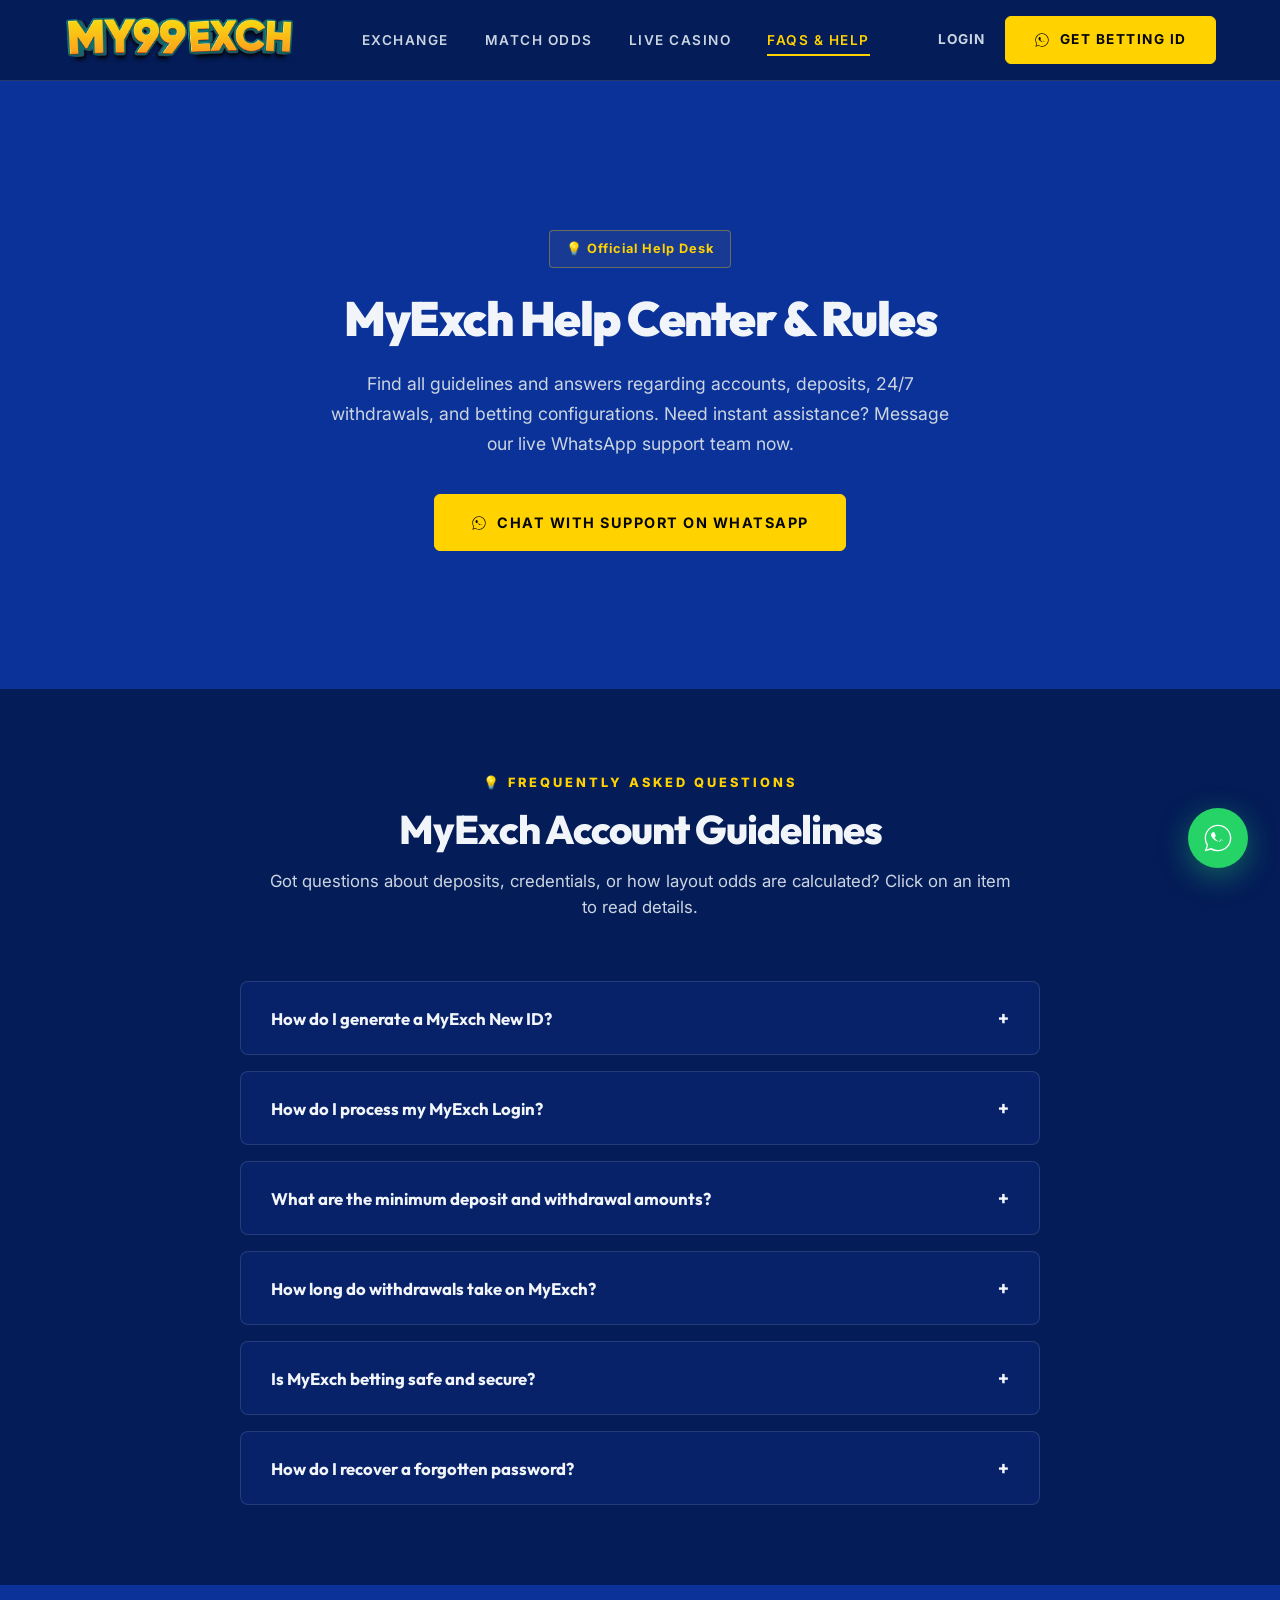
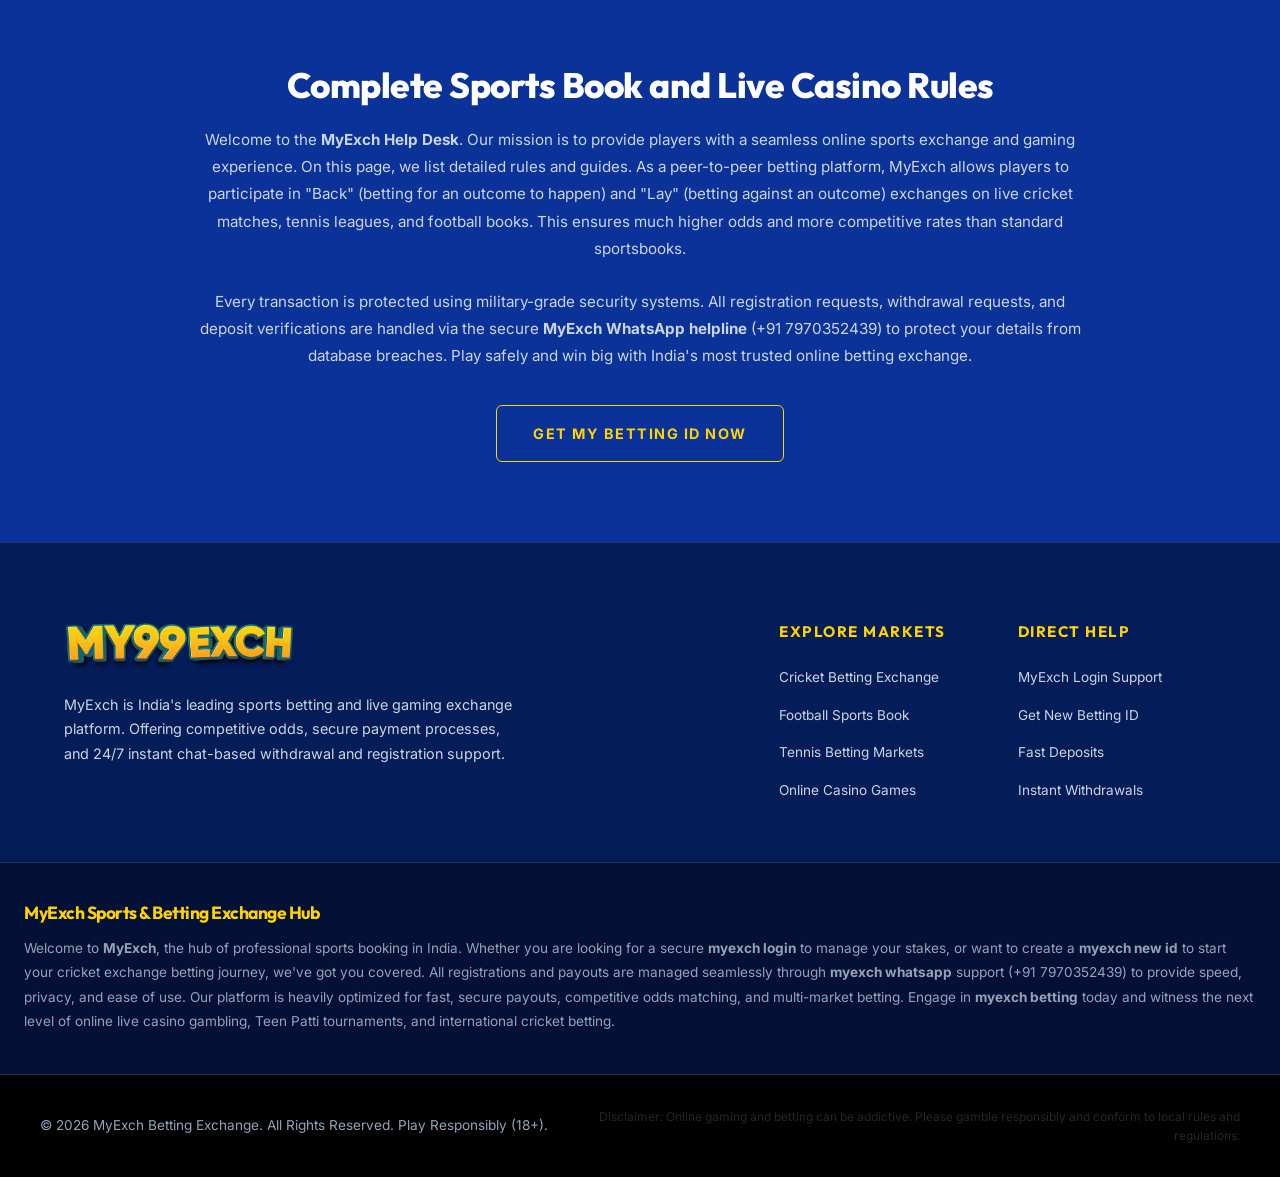
<file: faq.html>
<!DOCTYPE html>
<html lang="en">
<head>
    <meta charset="UTF-8">
    <meta name="viewport" content="width=device-width, initial-scale=1.0">
    <meta name="robots" content="index, follow">
    <title>MyExch Help & FAQs | Rules, Deposits, Withdrawals & Safety Guide</title>
    
    <!-- SEO Meta Tags -->
    <meta name="description" content="Official MyExch help center. Get answers about generating a new betting ID, secure logins, withdrawals, deposits, and exchange game rules. Contact WhatsApp support 24/7.">
    <meta name="keywords" content="myexch, myexch login, myexch new id, myexch betting, myexch whatsapp, online sports exchange rules, online betting help india">
    <link rel="canonical" href="https://myexch.net.in/faq.html">
    
    <!-- Open Graph / Facebook -->
    <meta property="og:type" content="website">
    <meta property="og:url" content="https://myexch.net.in/faq.html">
    <meta property="og:title" content="MyExch Help & FAQs | Rules, Deposits, Withdrawals & Safety Guide">
    <meta property="og:description" content="Got questions about MyExch? Learn how to generate your ID, login securely, and process instant 24/7 withdrawals via WhatsApp.">
    <meta property="og:image" content="assets/banner.png">

    <!-- Twitter -->
    <meta property="twitter:card" content="summary_large_image">
    <meta property="twitter:url" content="https://myexch.net.in/faq.html">
    <meta property="twitter:title" content="MyExch Help & FAQs | Rules, Deposits, Withdrawals & Safety Guide">
    <meta property="twitter:description" content="Got questions about MyExch? Learn how to generate your ID, login securely, and process instant 24/7 withdrawals via WhatsApp.">
    <meta property="twitter:image" content="assets/banner.png">

    <!-- Favicon -->
    <link rel="icon" type="image/png" href="assets/my99exch.black.png">
    
    <!-- Google Fonts -->
    <link rel="preconnect" href="https://fonts.googleapis.com">
    <link rel="preconnect" href="https://fonts.gstatic.com" crossorigin>
    <link href="https://fonts.googleapis.com/css2?family=Inter:wght@300;400;500;600;700;800&family=Outfit:wght@400;500;600;700;800;900&display=swap" rel="stylesheet">
    
    <!-- Core CSS with cache-busting query -->
    <link rel="stylesheet" href="style.css?v=4.3">

    <!-- Structured Data (JSON-LD) for SEO -->
    <script type="application/ld+json">
    {
      "@context": "https://schema.org",
      "@type": "FAQPage",
      "mainEntity": [
        {
          "@type": "Question",
          "name": "How do I get a MyExch New ID?",
          "acceptedAnswer": {
            "@type": "Answer",
            "text": "To get a MyExch New ID, simply message our 24/7 WhatsApp helpline (+91 7970352439). Share your registration details and complete a safe deposit to receive your login credentials instantly."
          }
        },
        {
          "@type": "Question",
          "name": "How do I log in to my MyExch account?",
          "acceptedAnswer": {
            "@type": "Answer",
            "text": "Go to the MyExch homepage, click on 'Login', enter the secure username and password shared with you on WhatsApp, and click submit to access the sports book exchange."
          }
        },
        {
          "@type": "Question",
          "name": "What is the withdrawal time on MyExch?",
          "acceptedAnswer": {
            "@type": "Answer",
            "text": "Withdrawals are processed 24/7/365. Once you submit a withdrawal request to the WhatsApp support line, funds are transferred to your UPI or bank account within 10 to 15 minutes."
          }
        }
      ]
    }
    </script>
</head>
<body>

    <!-- Header Navigation (Responsive at 1024px Collapse) -->
    <header class="header">
        <div class="header-container">
            <a href="exchange.html" class="logo-link">
                <img src="assets/my99exch.black.png" alt="MyExch Logo" class="nav-logo" id="main-logo">
            </a>
            
            <nav class="nav-menu" id="navMenu">
                <ul>
                    <li><a href="exchange.html">Exchange</a></li>
                    <li><a href="exchange.html#live-odds">Match Odds</a></li>
                    <li><a href="casino.html">Live Casino</a></li>
                    <li><a href="faq.html" class="active">FAQs & Help</a></li>
                </ul>
            </nav>
            
            <div class="header-ctas">
                <a href="/" class="header-login-link">Login</a>
                <a href="https://wa.me/917970352439?text=Hello%20MyExch%2C%20I%20have%20questions%20about%20my%20betting%20account." target="_blank" class="btn btn-primary whatsapp-btn-track">
                    <svg viewBox="0 0 24 24" class="icon-whatsapp-svg"><path fill="currentColor" d="M12.003 21.003a8.97 8.97 0 0 1-4.59-1.252l-.33-.196-3.41.895.91-3.324-.216-.344a8.96 8.96 0 0 1-1.37-4.782c0-4.96 4.04-9 9-9 4.96 0 9 4.04 9 9 0 4.96-4.04 9-9 9m0-19c-5.52 0-10 4.48-10 10 0 2.01.6 3.88 1.62 5.46L2 22l4.72-1.24A9.97 9.97 0 0 0 12.003 22c5.52 0 10-4.48 10-10s-4.48-10-10-10m4.66 12.44c-.25-.13-1.5-.74-1.74-.82-.23-.09-.4-.13-.57.13-.17.25-.66.82-.8 1-.15.17-.29.2-.54.08-.25-.13-1.06-.39-2.03-1.25-.75-.67-1.26-1.5-1.4-1.75-.15-.25-.02-.39.11-.51.11-.11.25-.29.37-.43.12-.15.17-.25.25-.42.09-.17.04-.33-.02-.46-.07-.13-.57-1.39-.79-1.9-.21-.52-.42-.45-.57-.45-.15 0-.32-.02-.49-.02-.17 0-.45.06-.69.32-.24.25-.92.9-1.01 1.74s.62 1.66.71 1.78c.09.12 1.22 1.87 2.96 2.62.42.18.74.29.99.37.42.13.8.11 1.1.07.34-.05 1.05-.43 1.2-.85.15-.42.15-.79.1-.85-.05-.06-.17-.1-.42-.23"/></svg>
                    <span>Get Betting ID</span>
                </a>
            </div>
            
            <button class="mobile-toggle" onclick="toggleMenu()">
                <span></span>
                <span></span>
                <span></span>
            </button>
        </div>
    </header>

    <main style="padding-top: 80px;">
        
        <!-- Hero Section -->
        <section class="hero-section" style="background: radial-gradient(circle at center, rgba(11, 50, 152, 0.4) 0%, var(--bg-page) 100%);">
            <div class="hero-container" style="grid-template-columns: 1fr; text-align: center; max-width: 800px;">
                <div class="hero-content" style="margin: 0 auto;">
                    <span class="hero-badge">💡 Official Help Desk</span>
                    <h1 class="hero-title" style="font-size: 3rem; line-height: 1.1;">MyExch Help Center & Rules</h1>
                    <p class="hero-description" style="margin: 20px auto 35px auto;">
                        Find all guidelines and answers regarding accounts, deposits, 24/7 withdrawals, and betting configurations. Need instant assistance? Message our live WhatsApp support team now.
                    </p>
                    <div class="hero-cta-group" style="justify-content: center;">
                        <a href="https://wa.me/917970352439?text=Hi%20MyExch%2C%20I%20need%20help%20with%20my%20betting%20ID." target="_blank" class="btn btn-primary btn-lg whatsapp-btn-track">
                            <svg viewBox="0 0 24 24" class="icon-whatsapp-svg"><path fill="currentColor" d="M12.003 21.003a8.97 8.97 0 0 1-4.59-1.252l-.33-.196-3.41.895.91-3.324-.216-.344a8.96 8.96 0 0 1-1.37-4.782c0-4.96 4.04-9 9-9 4.96 0 9 4.04 9 9 0 4.96-4.04 9-9 9m0-19c-5.52 0-10 4.48-10 10 0 2.01.6 3.88 1.62 5.46L2 22l4.72-1.24A9.97 9.97 0 0 0 12.003 22c5.52 0 10-4.48 10-10s-4.48-10-10-10m4.66 12.44c-.25-.13-1.5-.74-1.74-.82-.23-.09-.4-.13-.57.13-.17.25-.66.82-.8 1-.15.17-.29.2-.54.08-.25-.13-1.06-.39-2.03-1.25-.75-.67-1.26-1.5-1.4-1.75-.15-.25-.02-.39.11-.51.11-.11.25-.29.37-.43.12-.15.17-.25.25-.42.09-.17.04-.33-.02-.46-.07-.13-.57-1.39-.79-1.9-.21-.52-.42-.45-.57-.45-.15 0-.32-.02-.49-.02-.17 0-.45.06-.69.32-.24.25-.92.9-1.01 1.74s.62 1.66.71 1.78c.09.12 1.22 1.87(2.96 2.62.42.18.74.29.99.37.42.13.8.11 1.1.07.34-.05 1.05-.43 1.2-.85.15-.42.15-.79.1-.85-.05-.06-.17-.1-.42-.23"/></svg>
                            <span>Chat with Support on WhatsApp</span>
                        </a>
                    </div>
                </div>
            </div>
        </section>

        <!-- FAQ Accordion -->
        <section class="faq-section" style="background: var(--bg-header-footer); padding: 80px 24px;">
            <div class="section-container" style="padding: 0;">
                <div class="section-header">
                    <span class="subheading">💡 Frequently Asked Questions</span>
                    <h2 class="section-title">MyExch Account Guidelines</h2>
                    <p class="section-desc">Got questions about deposits, credentials, or how layout odds are calculated? Click on an item to read details.</p>
                </div>
                
                <div class="faq-accordion-wrapper">
                    <div class="faq-item">
                        <button class="faq-toggle">
                            <span>How do I generate a MyExch New ID?</span>
                            <span class="faq-icon">+</span>
                        </button>
                        <div class="faq-content">
                            <p>To get a <strong>MyExch New ID</strong>, simply click on any of our WhatsApp buttons or add our support number <strong>7970352439</strong>. Message our customer executive, make a secure deposit, and they will share your unique username and login password immediately.</p>
                        </div>
                    </div>
                    <div class="faq-item">
                        <button class="faq-toggle">
                            <span>How do I process my MyExch Login?</span>
                            <span class="faq-icon">+</span>
                        </button>
                        <div class="faq-content">
                            <p>Once you get your login details on the <strong>MyExch WhatsApp</strong> customer chat, navigate to the secure official exchange server via the "Login" button on the top menu. Enter your username and password, then click Sign In.</p>
                        </div>
                    </div>
                    <div class="faq-item">
                        <button class="faq-toggle">
                            <span>What are the minimum deposit and withdrawal amounts?</span>
                            <span class="faq-icon">+</span>
                        </button>
                        <div class="faq-content">
                            <p>The minimum deposit amount is ₹500, and the minimum withdrawal limit is ₹1,000. All transactions are completely free of extra charges and processed directly through Indian UPI channels.</p>
                        </div>
                    </div>
                    <div class="faq-item">
                        <button class="faq-toggle">
                            <span>How long do withdrawals take on MyExch?</span>
                            <span class="faq-icon">+</span>
                        </button>
                        <div class="faq-content">
                            <p>MyExch supports 24/7 withdrawals. Once you submit a withdrawal request to the MyExch WhatsApp support line, the funds will be transferred to your preferred payment account (UPI, GPay, Paytm, or Net Banking) within 10 to 15 minutes.</p>
                        </div>
                    </div>
                    <div class="faq-item">
                        <button class="faq-toggle">
                            <span>Is MyExch betting safe and secure?</span>
                            <span class="faq-icon">+</span>
                        </button>
                        <div class="faq-content">
                            <p>Yes, <strong>MyExch betting</strong> utilizes industry-standard security protocols and high-grade data encryption to ensure your funds, transactions, and private details are kept completely safe and anonymous at all times.</p>
                        </div>
                    </div>
                    <div class="faq-item">
                        <button class="faq-toggle">
                            <span>How do I recover a forgotten password?</span>
                            <span class="faq-icon">+</span>
                        </button>
                        <div class="faq-content">
                            <p>If you forget your password, simply send a message stating 'Forgot Password' along with your registered username to our official WhatsApp support number <strong>7970352439</strong>. Our customer executive will reset it for you instantly.</p>
                        </div>
                    </div>
                </div>
            </div>
        </section>

        <!-- SEO Content Block for FAQs -->
        <section class="features-section" style="background: var(--bg-page); padding: 80px 24px;">
            <div class="section-container" style="padding: 0; max-width: 900px; margin: 0 auto; text-align: center;">
                <h2 style="font-size: 2.2rem; font-weight: 800; margin-bottom: 20px; color: #ffffff; font-family: var(--font-display);">Complete Sports Book and Live Casino Rules</h2>
                <p style="font-size: 0.95rem; line-height: 1.8; color: var(--text-secondary); margin-bottom: 25px;">
                    Welcome to the <strong>MyExch Help Desk</strong>. Our mission is to provide players with a seamless online sports exchange and gaming experience. On this page, we list detailed rules and guides. As a peer-to-peer betting platform, MyExch allows players to participate in "Back" (betting for an outcome to happen) and "Lay" (betting against an outcome) exchanges on live cricket matches, tennis leagues, and football books. This ensures much higher odds and more competitive rates than standard sportsbooks.
                </p>
                <p style="font-size: 0.95rem; line-height: 1.8; color: var(--text-secondary); margin-bottom: 35px;">
                    Every transaction is protected using military-grade security systems. All registration requests, withdrawal requests, and deposit verifications are handled via the secure <strong>MyExch WhatsApp helpline</strong> (+91 7970352439) to protect your details from database breaches. Play safely and win big with India's most trusted online betting exchange.
                </p>
                <a href="https://wa.me/917970352439?text=Hello%20MyExch%2C%20I%20want%20to%20get%20a%20new%20betting%20ID%20now." target="_blank" class="btn btn-gold btn-lg whatsapp-btn-track">Get My Betting ID Now</a>
            </div>
        </section>
        
    </main>

    <!-- Footer -->
    <footer class="footer" style="background: var(--bg-header-footer);">
        <div class="footer-container">
            <div class="footer-brand">
                <a href="exchange.html" class="logo-link">
                    <img src="assets/my99exch.black.png" alt="MyExch Logo in Footer" class="nav-logo">
                </a>
                <p class="brand-info">MyExch is India's leading sports betting and live gaming exchange platform. Offering competitive odds, secure payment processes, and 24/7 instant chat-based withdrawal and registration support.</p>
            </div>
            
            <div class="footer-links-group">
                <div class="footer-col">
                    <h3>Explore Markets</h3>
                    <ul>
                        <li><a href="exchange.html#live-odds">Cricket Betting Exchange</a></li>
                        <li><a href="exchange.html#live-odds">Football Sports Book</a></li>
                        <li><a href="exchange.html#live-odds">Tennis Betting Markets</a></li>
                        <li><a href="casino.html">Online Casino Games</a></li>
                    </ul>
                </div>
                <div class="footer-col">
                    <h3>Direct Help</h3>
                    <ul>
                        <li><a href="https://wa.me/917970352439?text=Hello%2C%20I%20need%20support%20regarding%20MyExch%20Login." target="_blank">MyExch Login Support</a></li>
                        <li><a href="https://wa.me/917970352439?text=Hi%2C%20I%20want%20to%20register%20a%20MyExch%20new%20ID." target="_blank">Get New Betting ID</a></li>
                        <li><a href="https://wa.me/917970352439?text=Hi%20MyExch%2C%20I%20want%20to%20make%20a%20deposit." target="_blank">Fast Deposits</a></li>
                        <li><a href="https://wa.me/917970352439?text=Hi%20MyExch%2C%20I%20want%20to%20withdraw%20my%20winnings." target="_blank">Instant Withdrawals</a></li>
                    </ul>
                </div>
            </div>
        </div>
        
        <!-- SEO Footer Text Content -->
        <div class="footer-seo-content">
            <div class="seo-container">
                <h3>MyExch Sports & Betting Exchange Hub</h3>
                <p>Welcome to <strong>MyExch</strong>, the hub of professional sports booking in India. Whether you are looking for a secure <strong>myexch login</strong> to manage your stakes, or want to create a <strong>myexch new id</strong> to start your cricket exchange betting journey, we've got you covered. All registrations and payouts are managed seamlessly through <strong>myexch whatsapp</strong> support (+91 7970352439) to provide speed, privacy, and ease of use. Our platform is heavily optimized for fast, secure payouts, competitive odds matching, and multi-market betting. Engage in <strong>myexch betting</strong> today and witness the next level of online live casino gambling, Teen Patti tournaments, and international cricket betting.</p>
            </div>
        </div>
        
        <div class="footer-bottom">
            <div class="bottom-container">
                <p class="copyright">&copy; 2026 MyExch Betting Exchange. All Rights Reserved. Play Responsibly (18+).</p>
                <div class="disclaimer-note">Disclaimer: Online gaming and betting can be addictive. Please gamble responsibly and conform to local rules and regulations.</div>
            </div>
        </div>
    </footer>

    <!-- Floating WhatsApp Widget -->
    <a href="https://wa.me/917970352439?text=Hello%20MyExch%2C%20I%20want%20to%20create%20a%20new%20betting%20ID%20instantly." class="floating-whatsapp-widget whatsapp-btn-track" target="_blank" aria-label="Chat with MyExch Support on WhatsApp">
        <span class="whatsapp-tooltip">Get Your ID Now! 🟢</span>
        <svg viewBox="0 0 24 24" class="whatsapp-icon"><path fill="currentColor" d="M12.003 21.003a8.97 8.97 0 0 1-4.59-1.252l-.33-.196-3.41.895.91-3.324-.216-.344a8.96 8.96 0 0 1-1.37-4.782c0-4.96 4.04-9 9-9 4.96 0 9 4.04 9 9 0 4.96-4.04 9-9 9m0-19c-5.52 0-10 4.48-10 10 0 2.01.6 3.88 1.62 5.46L2 22l4.72-1.24A9.97 9.97 0 0 0 12.003 22c5.52 0 10-4.48 10-10s-4.48-10-10-10m4.66 12.44c-.25-.13-1.5-.74-1.74-.82-.23-.09-.4-.13-.57.13-.17.25-.66.82-.8 1-.15.17-.29.2-.54.08-.25-.13-1.06-.39-2.03-1.25-.75-.67-1.26-1.5-1.4-1.75-.15-.25-.02-.39.11-.51.11-.11.25-.29.37-.43.12-.15.17-.25.25-.42.09-.17.04-.33-.02-.46-.07-.13-.57-1.39-.79-1.9-.21-.52-.42-.45-.57-.45-.15 0-.32-.02-.49-.02-.17 0-.45.06-.69.32-.24.25-.92.9-1.01 1.74s.62 1.66.71 1.78c.09.12 1.22 1.87 2.96 2.62.42.18.74.29.99.37.42.13.8.11 1.1.07.34-.05 1.05-.43 1.2-.85.15-.42.15-.79.1-.85-.05-.06-.17-.1-.42-.23"/></svg>
    </a>

    <!-- Core Script -->
    <script src="script.js"></script>
</body>
</html>
</file>
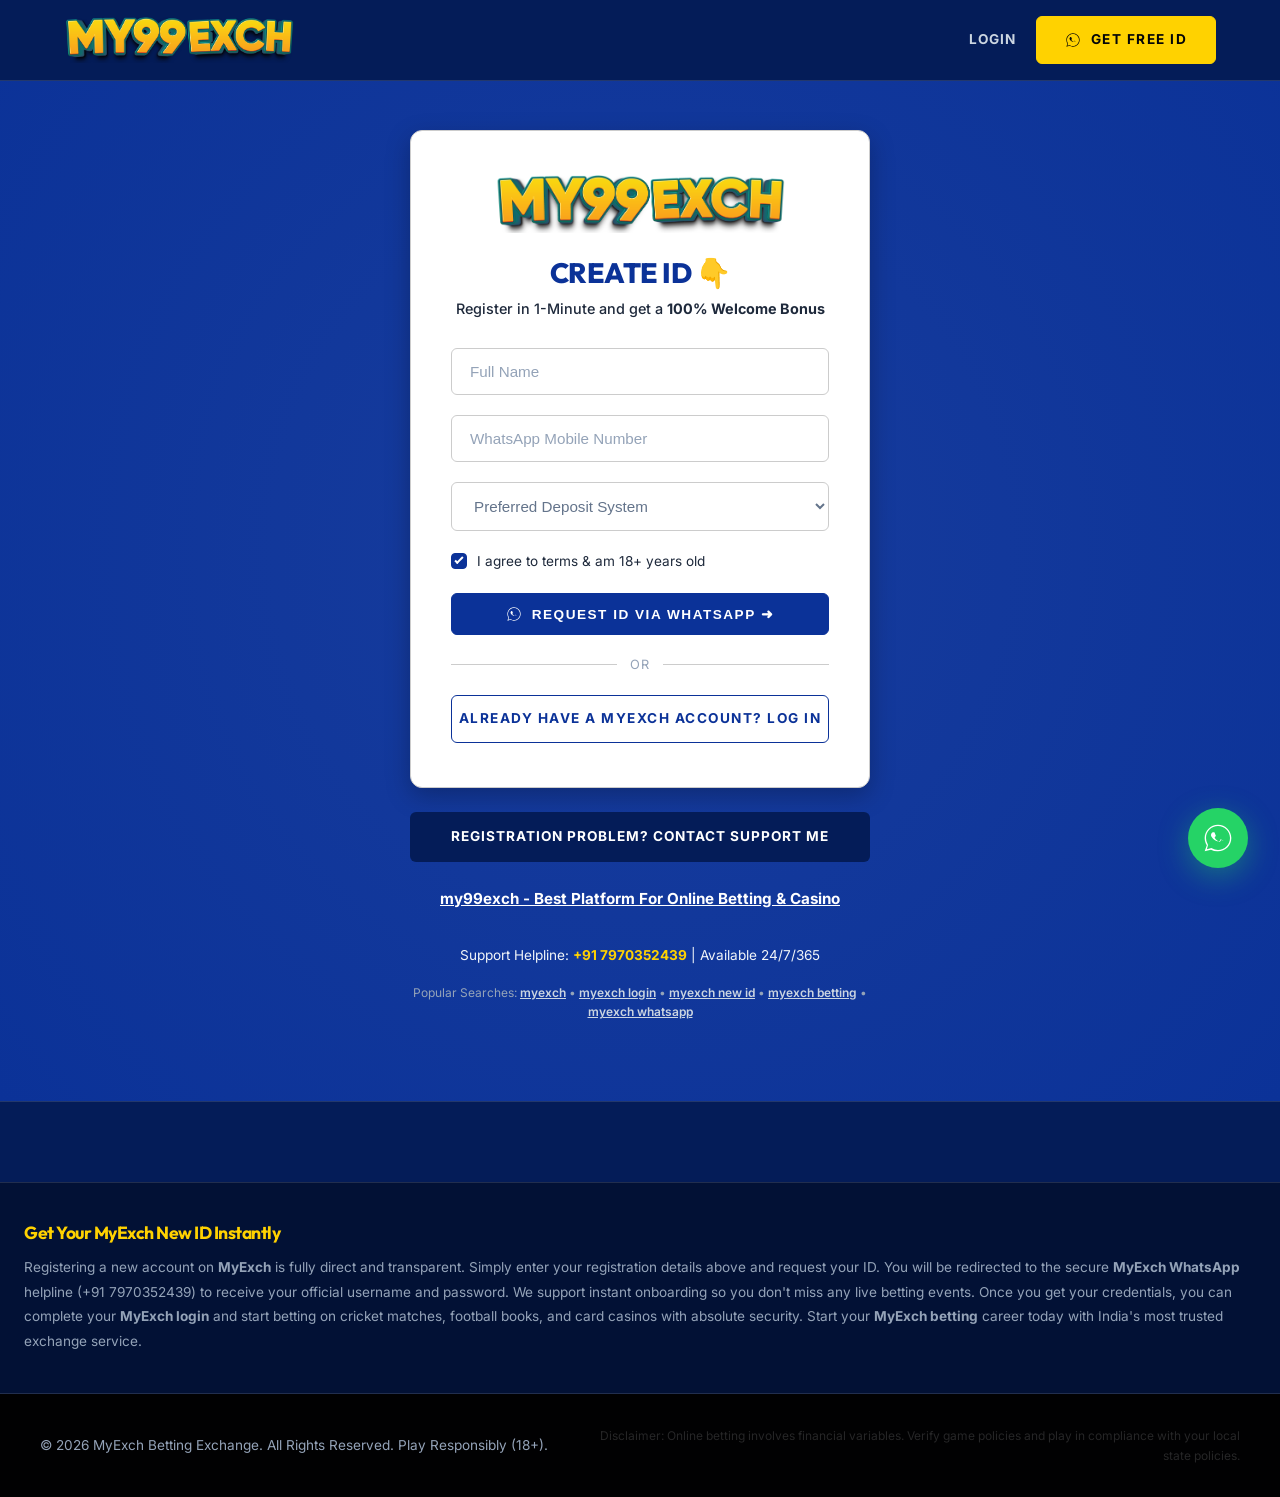
<file: signup.html>
<!DOCTYPE html>
<html lang="en">
<head>
    <meta charset="UTF-8">
    <meta name="viewport" content="width=device-width, initial-scale=1.0">
    <meta name="robots" content="index, follow">
    <title>MyExch Register | Get Your MyExch New ID Instantly on WhatsApp</title>
    
    <!-- SEO Meta Tags -->
    <meta name="description" content="Register your account and get your official MyExch New ID instantly on WhatsApp. 100% safe deposits, 24/7 withdrawals, and 100% welcome bonus on MyExch betting.">
    <meta name="keywords" content="myexch new id, myexch, myexch login, myexch betting, myexch whatsapp, online sports exchange register, betting id registration india">
    <link rel="canonical" href="https://myexch.net.in/signup.html">
    
    <!-- Open Graph / Facebook -->
    <meta property="og:type" content="website">
    <meta property="og:url" content="https://myexch.net.in/signup.html">
    <meta property="og:title" content="MyExch Register | Get Your MyExch New ID Instantly on WhatsApp">
    <meta property="og:description" content="Register on India's top online betting exchange. Get your MyExch New ID instantly via WhatsApp (7970352439) with 24/7 withdrawals and 100% bonus.">
    <meta property="og:image" content="assets/banner.png">

    <!-- Twitter -->
    <meta property="twitter:card" content="summary_large_image">
    <meta property="twitter:url" content="https://myexch.net.in/signup.html">
    <meta property="twitter:title" content="MyExch Register | Get Your MyExch New ID Instantly on WhatsApp">
    <meta property="twitter:description" content="Register on India's top online betting exchange. Get your MyExch New ID instantly via WhatsApp (7970352439) with 24/7 withdrawals and 100% bonus.">
    <meta property="twitter:image" content="assets/banner.png">

    <!-- Favicon -->
    <link rel="icon" type="image/png" href="assets/my99exch.black.png">
    
    <!-- Google Fonts -->
    <link rel="preconnect" href="https://fonts.googleapis.com">
    <link rel="preconnect" href="https://fonts.gstatic.com" crossorigin>
    <link href="https://fonts.googleapis.com/css2?family=Inter:wght@300;400;500;600;700;800&family=Outfit:wght@400;500;600;700;800;900&display=swap" rel="stylesheet">
    
    <!-- Core CSS with cache-busting query -->
    <link rel="stylesheet" href="style.css?v=4.3">

    <!-- Structured Data (JSON-LD) for SEO -->
    <script type="application/ld+json">
    {
      "@context": "https://schema.org",
      "@type": "WebPage",
      "name": "MyExch Signup Portal",
      "description": "Registration portal to create official MyExch sports exchange IDs.",
      "url": "https://myexch.net.in/signup.html",
      "image": "https://myexch.net.in/assets/banner.png"
    }
    </script>
</head>
<body class="login-page-body">

    <!-- Header Navigation (Simplified for Conversion, Resolves Overlaps) -->
    <header class="header">
        <div class="header-container">
            <a href="/" class="logo-link">
                <img src="assets/my99exch.black.png" alt="MyExch Logo" class="nav-logo" id="main-logo">
            </a>
            
            <div class="header-ctas">
                <a href="/" class="header-login-link">Login</a>
                <a href="https://wa.me/917970352439?text=Hello%20MyExch%2C%20I%20want%20to%20register%20a%20new%20betting%20ID%20right%20now." target="_blank" class="btn btn-primary whatsapp-btn-track">
                    <svg viewBox="0 0 24 24" class="icon-whatsapp-svg"><path fill="currentColor" d="M12.003 21.003a8.97 8.97 0 0 1-4.59-1.252l-.33-.196-3.41.895.91-3.324-.216-.344a8.96 8.96 0 0 1-1.37-4.782c0-4.96 4.04-9 9-9 4.96 0 9 4.04 9 9 0 4.96-4.04 9-9 9m0-19c-5.52 0-10 4.48-10 10 0 2.01.6 3.88 1.62 5.46L2 22l4.72-1.24A9.97 9.97 0 0 0 12.003 22c5.52 0 10-4.48 10-10s-4.48-10-10-10m4.66 12.44c-.25-.13-1.5-.74-1.74-.82-.23-.09-.4-.13-.57.13-.17.25-.66.82-.8 1-.15.17-.29.2-.54.08-.25-.13-1.06-.39-2.03-1.25-.75-.67-1.26-1.5-1.4-1.75-.15-.25-.02-.39.11-.51.11-.11.25-.29.37-.43.12-.15.17-.25.25-.42.09-.17.04-.33-.02-.46-.07-.13-.57-1.39-.79-1.9-.21-.52-.42-.45-.57-.45-.15 0-.32-.02-.49-.02-.17 0-.45.06-.69.32-.24.25-.92.9-1.01 1.74s.62 1.66.71 1.78c.09.12 1.22 1.87 2.96 2.62.42.18.74.29.99.37.42.13.8.11 1.1.07.34-.05 1.05-.43 1.2-.85.15-.42.15-.79.1-.85-.05-.06-.17-.1-.42-.23"/></svg>
                    <span>Get Free ID</span>
                </a>
            </div>
        </div>
    </header>

    <!-- Main Content Section -->
    <main class="login-main">
        <div class="login-bg-overlay"></div>
        <div class="login-content-wrapper">
            <!-- Register Card -->
            <div class="login-card">
                <div class="login-card-header">
                    <img src="assets/my99exch.black.png" alt="MyExch Logo inside Card" class="login-card-logo">
                    <h1>CREATE ID 👇</h1>
                    <p>Register in 1-Minute and get a <strong>100% Welcome Bonus</strong></p>
                </div>
                
                <form id="signupForm" class="login-form" onsubmit="handleSignupSubmit(event)">
                    <div class="form-group">
                        <input type="text" id="regName" name="regName" placeholder="Full Name" required>
                    </div>
                    
                    <div class="form-group">
                        <input type="tel" id="regPhone" name="regPhone" placeholder="WhatsApp Mobile Number" pattern="[0-9]{10}" required>
                    </div>
                    
                    <div class="form-group">
                        <select id="regMethod" name="regMethod" required style="color: #64748b;" onchange="this.style.color='var(--text-dark)'">
                            <option value="" disabled selected>Preferred Deposit System</option>
                            <option value="UPI">UPI (Google Pay, PhonePe, Paytm)</option>
                            <option value="NetBanking">Net Banking / IMPS</option>
                            <option value="Crypto">Crypto Transactions</option>
                        </select>
                    </div>
                    
                    <div class="form-options">
                        <label class="checkbox-container">
                            <input type="checkbox" checked required>
                            <span class="checkmark"></span>
                            I agree to terms & am 18+ years old
                        </label>
                    </div>
                    
                    <button type="submit" class="btn btn-primary btn-full" id="signupSubmitBtn">
                        <svg viewBox="0 0 24 24" class="icon-whatsapp-svg"><path fill="currentColor" d="M12.003 21.003a8.97 8.97 0 0 1-4.59-1.252l-.33-.196-3.41.895.91-3.324-.216-.344a8.96 8.96 0 0 1-1.37-4.782c0-4.96 4.04-9 9-9 4.96 0 9 4.04 9 9 0 4.96-4.04 9-9 9m0-19c-5.52 0-10 4.48-10 10 0 2.01.6 3.88 1.62 5.46L2 22l4.72-1.24A9.97 9.97 0 0 0 12.003 22c5.52 0 10-4.48 10-10s-4.48-10-10-10m4.66 12.44c-.25-.13-1.5-.74-1.74-.82-.23-.09-.4-.13-.57.13-.17.25-.66.82-.8 1-.15.17-.29.2-.54.08-.25-.13-1.06-.39-2.03-1.25-.75-.67-1.26-1.5-1.4-1.75-.15-.25-.02-.39.11-.51.11-.11.25-.29.37-.43.12-.15.17-.25.25-.42.09-.17.04-.33-.02-.46-.07-.13-.57-1.39-.79-1.9-.21-.52-.42-.45-.57-.45-.15 0-.32-.02-.49-.02-.17 0-.45.06-.69.32-.24.25-.92.9-1.01 1.74s.62 1.66.71 1.78c.09.12 1.22 1.87 2.96 2.62.42.18.74.29.99.37.42.13.8.11 1.1.07.34-.05 1.05-.43 1.2-.85.15-.42.15-.79.1-.85-.05-.06-.17-.1-.42-.23"/></svg>
                        <span>Request ID via WhatsApp ➜</span>
                    </button>
                </form>
                
                <div class="login-card-divider">
                    <span>or</span>
                </div>
                
                <div class="login-actions">
                    <a href="/" class="btn btn-secondary btn-full">Already have a MyExch account? Log In</a>
                </div>
            </div>
            
            <!-- Support Helpline and Platform Links below the card -->
            <a href="https://wa.me/917970352439?text=Hi%20MyExch%2C%20I%20have%20a%20registration%20problem.%20Please%20help%20me%20now." target="_blank" class="btn-support">
                REGISTRATION PROBLEM? CONTACT SUPPORT ME
            </a>

            <div style="text-align: center;">
                <a href="exchange.html" style="color: #ffffff; text-decoration: underline; font-weight: 700; font-size: 0.95rem;">
                    my99exch - Best Platform For Online Betting & Casino
                </a>
            </div>

            <div class="login-footer-text" style="margin-top: 10px;">
                <p>Support Helpline: <strong>+91 7970352439</strong> | Available 24/7/365</p>
                <div class="seo-keywords-links">
                    <span>Popular Searches: </span>
                    <a href="exchange.html">myexch</a> • 
                    <a href="exchange.html#live-odds">myexch login</a> • 
                    <a href="signup.html">myexch new id</a> • 
                    <a href="exchange.html#live-odds">myexch betting</a> • 
                    <a href="https://wa.me/917970352439" target="_blank">myexch whatsapp</a>
                </div>
            </div>
        </div>
    </main>

    <!-- Footer -->
    <footer class="footer" style="background: var(--bg-header-footer);">
        <div class="footer-seo-content">
            <div class="seo-container">
                <h3>Get Your MyExch New ID Instantly</h3>
                <p>Registering a new account on <strong>MyExch</strong> is fully direct and transparent. Simply enter your registration details above and request your ID. You will be redirected to the secure <strong>MyExch WhatsApp</strong> helpline (+91 7970352439) to receive your official username and password. We support instant onboarding so you don't miss any live betting events. Once you get your credentials, you can complete your <strong>MyExch login</strong> and start betting on cricket matches, football books, and card casinos with absolute security. Start your <strong>MyExch betting</strong> career today with India's most trusted exchange service.</p>
            </div>
        </div>
        <div class="footer-bottom">
            <div class="bottom-container">
                <p class="copyright">&copy; 2026 MyExch Betting Exchange. All Rights Reserved. Play Responsibly (18+).</p>
                <div class="disclaimer-note">Disclaimer: Online betting involves financial variables. Verify game policies and play in compliance with your local state policies.</div>
            </div>
        </div>
    </footer>

    <!-- Floating WhatsApp Widget -->
    <a href="https://wa.me/917970352439?text=Hello%20MyExch%2C%20I%20want%20to%20register%20and%20get%20my%20new%20betting%20ID%20now." class="floating-whatsapp-widget whatsapp-btn-track" target="_blank" aria-label="Chat with MyExch Support on WhatsApp">
        <span class="whatsapp-tooltip">Get Your ID Instantly! 🟢</span>
        <svg viewBox="0 0 24 24" class="whatsapp-icon"><path fill="currentColor" d="M12.003 21.003a8.97 8.97 0 0 1-4.59-1.252l-.33-.196-3.41.895.91-3.324-.216-.344a8.96 8.96 0 0 1-1.37-4.782c0-4.96 4.04-9 9-9 4.96 0 9 4.04 9 9 0 4.96-4.04 9-9 9m0-19c-5.52 0-10 4.48-10 10 0 2.01.6 3.88 1.62 5.46L2 22l4.72-1.24A9.97 9.97 0 0 0 12.003 22c5.52 0 10-4.48 10-10s-4.48-10-10-10m4.66 12.44c-.25-.13-1.5-.74-1.74-.82-.23-.09-.4-.13-.57.13-.17.25-.66.82-.8 1-.15.17-.29.2-.54.08-.25-.13-1.06-.39-2.03-1.25-.75-.67-1.26-1.5-1.4-1.75-.15-.25-.02-.39.11-.51.11-.11.25-.29.37-.43.12-.15.17-.25.25-.42.09-.17.04-.33-.02-.46-.07-.13-.57-1.39-.79-1.9-.21-.52-.42-.45-.57-.45-.15 0-.32-.02-.49-.02-.17 0-.45.06-.69.32-.24.25-.92.9-1.01 1.74s.62 1.66.71 1.78c.09.12 1.22 1.87 2.96 2.62.42.18.74.29.99.37.42.13.8.11 1.1.07.34-.05 1.05-.43 1.2-.85.15-.42.15-.79.1-.85-.05-.06-.17-.1-.42-.23"/></svg>
    </a>

    <!-- Core Script -->
    <script src="script.js"></script>
</body>
</html>
</file>
<file: style.css>
/* ==========================================================================
   MYEXCH GLOBAL STYLESHEET
   Refined for German Luxury Design Language (High Contrast, Precision, Whitespace)
   ========================================================================== */

/* ==========================================================================
   SECTION 1: GLOBAL BRAND VARIABLE TOKENS
   ========================================================================== */
:root {
    /* Brand Colors (Vibrant Royal Blue & Golden Yellow) */
    --brand-blue: #0b3298;
    --brand-blue-hover: #072269;
    --brand-blue-dark: #041c58;
    --brand-gold: #ffd200;
    --brand-gold-hover: #e0b800;
    --brand-gold-glow: rgba(255, 210, 0, 0.25);
    
    /* Neutral & Page Surfaces */
    --bg-page: #0b3298;           /* Royal Blue backdrop */
    --bg-header-footer: #041c58;   /* Deep Navy header/footer */
    --bg-card-dark: #072269;      /* Inner card elements/containers */
    --bg-card-light: #ffffff;     /* Pure White login card background */
    --bg-input: #ffffff;          /* White form input fields */
    
    /* Interactive Betting odds colors */
    --back-odds: #72bbef;
    --back-odds-hover: #50a9e9;
    --lay-odds: #faa9ba;
    --lay-odds-hover: #f78da2;
    
    /* Feedback & Utility Colors */
    --success-green: #22c55e;
    --danger-red: #ef4444;
    --whatsapp-green: #25d366;
    --whatsapp-hover: #20ba5a;
    
    /* Typography Palette (High-Contrast for Blue/White) */
    --text-silver: #f1f5f9;       /* White/Silver text for blue sections */
    --text-secondary: #cbd5e1;    /* Light gray text for blue sections */
    --text-muted: #94a3b8;       /* Muted gray text for blue sections */
    --text-dark: #1e293b;         /* Dark text for white card containers */
    --text-blue: #0b3298;         /* Blue text inside white cards */
    
    /* Borders & Outlines */
    --border-brand: rgba(255, 210, 0, 0.35);
    --border-light: rgba(255, 255, 255, 0.12);
    --border-input: #cccccc;      /* Light gray border for form inputs */
    
    /* Font Families */
    --font-sans: 'Inter', sans-serif;
    --font-display: 'Outfit', sans-serif;
    
    /* Transitions & Motion */
    --transition-fast: all 0.2s cubic-bezier(0.4, 0, 0.2, 1);
    --transition-smooth: all 0.35s cubic-bezier(0.4, 0, 0.2, 1);
    
    /* Elevation Shadows */
    --shadow-sm: 0 4px 12px rgba(0, 0, 0, 0.15);
    --shadow-md: 0 8px 24px rgba(0, 0, 0, 0.25);
    --shadow-lg: 0 16px 48px rgba(0, 0, 0, 0.35);
    --shadow-glow: 0 4px 24px rgba(255, 210, 0, 0.15);
}

/* ==========================================================================
   SECTION 2: BASE DOCUMENT RESET & CONFIGURATION
   ========================================================================== */
*, *::before, *::after {
    box-sizing: border-box;
    margin: 0;
    padding: 0;
}

html {
    scroll-behavior: smooth;
    font-size: 16px;
}

body {
    background-color: var(--bg-page);
    color: var(--text-silver);
    font-family: var(--font-sans);
    line-height: 1.6;
    overflow-x: hidden;
    -webkit-font-smoothing: antialiased;
}

/* Scrollbar styling */
::-webkit-scrollbar {
    width: 6px;
    height: 6px;
}
::-webkit-scrollbar-track {
    background: var(--brand-blue-dark);
}
::-webkit-scrollbar-thumb {
    background: var(--brand-blue-hover);
    border-radius: 3px;
}
::-webkit-scrollbar-thumb:hover {
    background: var(--brand-gold);
}

/* Dynamic Typography Headings */
h1, h2, h3, h4, h5, h6 {
    font-family: var(--font-display);
    font-weight: 700;
    line-height: 1.15;
    color: var(--text-silver);
    letter-spacing: -0.5px;
}

a {
    color: inherit;
    text-decoration: none;
    transition: var(--transition-fast);
}

/* Global utility classes */
.section-container {
    max-width: 1200px;
    margin: 0 auto;
    padding: 90px 24px;
}

.section-header {
    text-align: center;
    max-width: 750px;
    margin: 0 auto 60px auto;
}

.subheading {
    display: inline-block;
    color: var(--brand-gold);
    text-transform: uppercase;
    font-size: 0.8rem;
    font-weight: 800;
    letter-spacing: 3px;
    margin-bottom: 12px;
}

.section-title {
    font-size: 2.5rem;
    font-weight: 800;
    margin-bottom: 16px;
    letter-spacing: -1px;
}

.section-desc {
    color: var(--text-secondary);
    font-size: 1.05rem;
    font-weight: 400;
}

.highlight {
    color: var(--brand-gold);
}

.hidden {
    display: none !important;
}

/* ==========================================================================
   SECTION 3: HEADER NAVIGATION BAR SYSTEM (German Clean Alignment)
   ========================================================================== */
.header {
    position: fixed;
    top: 0;
    left: 0;
    width: 100%;
    z-index: 1000;
    background: var(--bg-header-footer);
    border-bottom: 1px solid var(--border-light);
}

.header-container {
    max-width: 1200px;
    margin: 0 auto;
    padding: 0 24px;
    display: flex;
    align-items: center;
    justify-content: space-between;
    height: 80px; /* Generous, precise height */
}

.logo-link {
    display: flex;
    align-items: center;
}

.nav-logo {
    height: 46px; /* Scaled cleanly */
    width: auto;
    object-fit: contain;
    border-radius: 4px;
}

.nav-menu ul {
    display: flex;
    list-style: none;
    gap: 36px; /* Spacious menu spacing */
}

.nav-menu a {
    font-weight: 600;
    color: var(--text-secondary);
    font-size: 0.85rem;
    text-transform: uppercase;
    letter-spacing: 1.5px;
    padding: 8px 0;
    position: relative;
}

.nav-menu a::after {
    content: '';
    position: absolute;
    bottom: 0;
    left: 0;
    width: 0;
    height: 2px;
    background: var(--brand-gold);
    transition: var(--transition-fast);
}

.nav-menu a:hover {
    color: var(--text-silver);
}

.nav-menu a:hover::after {
    width: 100%;
}

.nav-menu a.active {
    color: var(--brand-gold);
}

.nav-menu a.active::after {
    width: 100%;
}

.header-ctas {
    display: flex;
    align-items: center;
    gap: 20px;
}

.header-login-link {
    font-size: 0.85rem;
    font-weight: 700;
    text-transform: uppercase;
    letter-spacing: 1px;
    color: var(--text-secondary);
}

.header-login-link:hover {
    color: var(--brand-gold);
}

.mobile-toggle {
    display: none;
    flex-direction: column;
    gap: 6px;
    cursor: pointer;
}

.mobile-toggle span {
    display: block;
    width: 24px;
    height: 2px;
    background-color: var(--text-silver);
    border-radius: 2px;
    transition: var(--transition-fast);
}

/* ==========================================================================
   SECTION 4: BUTTON SYSTEM UTILITIES (Solid Champagne Gold Accent)
   ========================================================================== */
.btn {
    display: inline-flex;
    align-items: center;
    justify-content: center;
    gap: 10px;
    padding: 12px 28px;
    border-radius: 6px; /* Sharp and precise corners */
    font-weight: 700;
    font-size: 0.85rem;
    text-transform: uppercase;
    letter-spacing: 1.5px;
    cursor: pointer;
    transition: var(--transition-fast);
    white-space: nowrap;
    border: 1px solid transparent;
}

.btn-primary {
    background: var(--brand-gold);
    color: #050608;
    border-color: var(--brand-gold);
}

.btn-primary:hover {
    background: var(--brand-gold-hover);
    border-color: var(--brand-gold-hover);
    transform: translateY(-1px);
    box-shadow: var(--shadow-glow);
}

.btn-secondary {
    background: var(--bg-input);
    color: var(--text-silver);
    border-color: var(--border-light);
}

.btn-secondary:hover {
    background: var(--bg-card);
    border-color: var(--brand-gold);
    transform: translateY(-1px);
}

.btn-outline {
    border-color: var(--brand-gold);
    color: var(--brand-gold);
}

.btn-outline:hover {
    background: rgba(202, 164, 80, 0.08);
    transform: translateY(-1px);
}

.btn-gold {
    background: transparent;
    color: var(--brand-gold);
    border: 1px solid var(--brand-gold);
}

.btn-gold:hover {
    background: var(--brand-gold);
    color: #050608;
    transform: translateY(-1px);
    box-shadow: var(--shadow-glow);
}

.btn-lg {
    padding: 16px 36px;
    font-size: 0.9rem;
}

.btn-full {
    width: 100%;
}

.icon-whatsapp-svg {
    width: 16px;
    height: 16px;
}

/* ==========================================================================
   SECTION 5: INPUT FORM CONTROLS & CHECKBOXES
   ========================================================================== */
.login-form {
    display: flex;
    flex-direction: column;
    gap: 20px;
}

.form-group {
    display: flex;
    flex-direction: column;
    gap: 8px;
    text-align: left;
}

.form-group label {
    font-size: 0.8rem;
    font-weight: 700;
    color: var(--text-dark);
    text-transform: uppercase;
    letter-spacing: 1px;
}

.form-group input, .form-group select {
    background: var(--bg-input);
    border: 1.5px solid var(--border-input);
    color: var(--text-dark);
    padding: 14px 18px;
    border-radius: 6px;
    font-size: 0.95rem;
    width: 100%;
    transition: var(--transition-fast);
}

.form-group input::placeholder {
    color: #94a3b8;
}

.form-group input:focus, .form-group select:focus {
    border-color: var(--brand-blue);
    box-shadow: 0 0 10px rgba(11, 50, 152, 0.15);
    background: #ffffff;
}

/* Custom checkbox rules */
.checkbox-container {
    display: flex;
    align-items: center;
    position: relative;
    padding-left: 26px;
    cursor: pointer;
    user-select: none;
    color: var(--text-dark);
    font-size: 0.85rem;
}

.checkbox-container input {
    position: absolute;
    opacity: 0;
    cursor: pointer;
    height: 0;
    width: 0;
}

.checkmark {
    position: absolute;
    top: 2px;
    left: 0;
    height: 16px;
    width: 16px;
    background-color: #ffffff;
    border: 1px solid var(--border-input);
    border-radius: 4px;
    transition: var(--transition-fast);
}

.checkbox-container:hover input ~ .checkmark {
    border-color: var(--brand-blue);
}

.checkbox-container input:checked ~ .checkmark {
    background-color: var(--brand-blue);
    border-color: var(--brand-blue);
}

.checkmark::after {
    content: "";
    position: absolute;
    display: none;
}

.checkbox-container input:checked ~ .checkmark::after {
    display: block;
}

.checkbox-container .checkmark::after {
    left: 5px;
    top: 1px;
    width: 4px;
    height: 9px;
    border: solid #ffffff;
    border-width: 0 2px 2px 0;
    transform: rotate(45deg);
}

/* ==========================================================================
   SECTION 6: DEDICATED LOGIN & SIGNUP CARD LAYOUTS (German Luxury Center)
   ========================================================================== */
.login-main {
    min-height: 100vh;
    display: flex;
    align-items: center;
    justify-content: center;
    padding: 130px 20px 80px 20px;
    position: relative;
}

.login-bg-overlay {
    position: absolute;
    top: 0;
    left: 0;
    width: 100%;
    height: 100%;
    background: radial-gradient(circle at center, rgba(255, 255, 255, 0.05) 0%, var(--brand-blue) 100%);
    pointer-events: none;
}

.login-content-wrapper {
    width: 100%;
    max-width: 460px;
    position: relative;
    z-index: 10;
    display: flex;
    flex-direction: column;
    gap: 24px;
}

.login-card {
    background: var(--bg-card-light);
    border: 1px solid var(--border-input);
    border-radius: 12px;
    padding: 44px 40px;
    box-shadow: var(--shadow-md);
    display: flex;
    flex-direction: column;
    transition: var(--transition-smooth);
}

.login-card:hover {
    border-color: rgba(11, 50, 152, 0.25);
    box-shadow: 0 12px 36px rgba(0, 0, 0, 0.15);
}

.login-card-header {
    text-align: center;
    margin-bottom: 28px;
}

.login-card-logo {
    height: 58px;
    width: auto;
    object-fit: contain;
    margin-bottom: 16px;
}

.login-card-header h1 {
    font-size: 1.75rem;
    font-weight: 800;
    margin-bottom: 8px;
    color: var(--text-blue);
    letter-spacing: -0.5px;
}

.login-card-header p {
    color: var(--text-dark);
    font-size: 0.9rem;
    font-weight: 500;
}

.form-options {
    display: flex;
    justify-content: space-between;
    align-items: center;
    font-size: 0.85rem;
}

.forgot-pass-link {
    color: var(--brand-blue);
    font-weight: 700;
}

.forgot-pass-link:hover {
    color: var(--brand-blue-hover);
}

.login-card-divider {
    display: flex;
    align-items: center;
    text-align: center;
    margin: 20px 0;
    color: var(--text-muted);
    font-size: 0.8rem;
    text-transform: uppercase;
    letter-spacing: 1px;
}

.login-card-divider::before, .login-card-divider::after {
    content: '';
    flex: 1;
    border-bottom: 1px solid var(--border-input);
}

.login-card-divider:not(:empty)::before {
    margin-right: 1em;
}

.login-card-divider:not(:empty)::after {
    margin-left: 1em;
}

.login-actions {
    text-align: center;
}

.login-actions h3 {
    font-size: 1rem;
    margin-bottom: 8px;
    color: var(--text-blue);
    text-transform: uppercase;
    letter-spacing: 0.5px;
}

.login-actions p {
    color: var(--text-dark);
    font-size: 0.85rem;
    margin-bottom: 20px;
}

/* Custom buttons for white login card */
.login-card .btn-primary {
    background: var(--brand-blue);
    color: #ffffff;
    border-color: var(--brand-blue);
}

.login-card .btn-primary:hover {
    background: var(--brand-blue-hover);
    border-color: var(--brand-blue-hover);
    box-shadow: 0 4px 12px rgba(11, 50, 152, 0.2);
}

.login-card .btn-secondary {
    background: #ffffff;
    color: var(--brand-blue);
    border-color: var(--brand-blue);
}

.login-card .btn-secondary:hover {
    background: rgba(11, 50, 152, 0.05);
    border-color: var(--brand-blue-hover);
}

.login-card .btn-gold {
    background: var(--brand-blue);
    color: #ffffff;
    border: 1px solid var(--brand-blue);
}

.login-card .btn-gold:hover {
    background: var(--brand-blue-hover);
    border-color: var(--brand-blue-hover);
    color: #ffffff;
}

/* Support and link elements below the card */
.btn-support {
    display: flex;
    align-items: center;
    justify-content: center;
    background: var(--brand-blue-dark);
    color: #ffffff;
    padding: 14px 20px;
    border-radius: 6px;
    font-weight: 700;
    font-size: 0.85rem;
    letter-spacing: 1px;
    text-transform: uppercase;
    text-align: center;
    width: 100%;
    transition: var(--transition-fast);
}

.btn-support:hover {
    background: var(--brand-blue-hover);
    transform: translateY(-1px);
}

.login-footer-text {
    text-align: center;
    color: var(--text-silver);
    font-size: 0.85rem;
}

.login-footer-text strong {
    color: var(--brand-gold);
}

.login-footer-text a {
    color: #ffffff;
    text-decoration: underline;
    font-weight: 600;
}

.login-footer-text a:hover {
    color: var(--brand-gold);
}

.seo-keywords-links {
    margin-top: 16px;
    font-size: 0.75rem;
    color: var(--text-muted);
}

.seo-keywords-links a {
    color: var(--text-secondary);
}

.seo-keywords-links a:hover {
    color: var(--brand-gold);
}

/* Spinner indicator */
.btn-spinner {
    width: 18px;
    height: 18px;
    border: 2px solid rgba(0,0,0,0.1);
    border-radius: 50%;
    border-top-color: #050608;
    animation: spin 0.8s linear infinite;
    display: inline-block;
}

@keyframes spin {
    to { transform: rotate(360deg); }
}

/* ==========================================================================
   SECTION 7: ACTIVE SPORTS BOOK & EXCHANGE ODDS WIDGETS
   ========================================================================== */
.odds-grid {
    display: grid;
    grid-template-columns: repeat(auto-fit, minmax(340px, 1fr));
    gap: 30px;
    margin-bottom: 50px;
}

.odd-card {
    background: var(--bg-card-dark);
    border: 1px solid var(--border-light);
    border-radius: 12px;
    padding: 24px;
    transition: var(--transition-smooth);
    box-shadow: var(--shadow-md);
    position: relative;
}

.odd-card:hover {
    transform: translateY(-3px);
    border-color: var(--border-brand);
    box-shadow: var(--shadow-glow);
}

.card-top {
    display: flex;
    justify-content: space-between;
    align-items: center;
    margin-bottom: 20px;
}

.sport-tag {
    font-size: 0.75rem;
    font-weight: 700;
    text-transform: uppercase;
    color: var(--brand-gold);
    letter-spacing: 1.5px;
}

.live-indicator {
    display: inline-flex;
    align-items: center;
    gap: 6px;
    font-size: 0.7rem;
    font-weight: 700;
    background: rgba(239, 68, 68, 0.12);
    color: #ef4444;
    padding: 4px 10px;
    border-radius: 4px;
    letter-spacing: 1px;
}

.live-indicator::before {
    content: '';
    display: inline-block;
    width: 5px;
    height: 5px;
    background: #ef4444;
    border-radius: 50%;
    animation: pulseRed 1.5s infinite;
}

.card-match-title {
    font-family: var(--font-display);
    font-size: 1.25rem;
    font-weight: 700;
    margin-bottom: 4px;
}

.card-league {
    font-size: 0.85rem;
    color: var(--text-muted);
    margin-bottom: 22px;
}

.odds-row {
    display: grid;
    grid-template-columns: 1fr 1fr;
    gap: 16px;
    margin-bottom: 20px;
}

.odds-box {
    border-radius: 6px;
    padding: 12px;
    text-align: center;
    transition: var(--transition-fast);
}

.odds-team-name {
    font-size: 0.8rem;
    color: #ffffff;
    font-weight: 700;
    margin-bottom: 6px;
    overflow: hidden;
    text-overflow: ellipsis;
    white-space: nowrap;
}

.odds-value-wrapper {
    display: flex;
    justify-content: center;
}

.odds-value {
    font-family: var(--font-display);
    font-size: 1.35rem;
    font-weight: 800;
    color: #050608;
}

.odds-box.back {
    background-color: var(--back-odds);
}

.odds-box.back:hover {
    background-color: var(--back-odds-hover);
}

.odds-box.lay {
    background-color: var(--lay-odds);
}

.odds-box.lay:hover {
    background-color: var(--lay-odds-hover);
}

/* Flash classes for live updates */
.odds-box.flash-up {
    outline: 2.5px solid var(--success-green);
}

.odds-box.flash-down {
    outline: 2.5px solid var(--danger-red);
}

.card-footer {
    display: flex;
    justify-content: space-between;
    align-items: center;
    border-top: 1px solid var(--border-light);
    padding-top: 16px;
    font-size: 0.8rem;
    color: var(--text-secondary);
}

.card-time {
    display: flex;
    align-items: center;
    gap: 6px;
}

.odds-link-lbl {
    font-weight: 700;
    color: var(--brand-gold);
    text-transform: uppercase;
    font-size: 0.75rem;
    letter-spacing: 0.5px;
}

.odds-cta-box {
    background: var(--bg-card-dark);
    border: 1px solid var(--border-light);
    border-radius: 12px;
    padding: 36px;
    text-align: center;
    max-width: 800px;
    margin: 40px auto 0 auto;
}

.odds-cta-box p {
    font-size: 1.05rem;
    margin-bottom: 24px;
}

/* Skeleton loader */
.odd-card.skeleton {
    height: 230px;
    background: linear-gradient(90deg, var(--bg-card-dark) 25%, var(--brand-blue-hover) 50%, var(--bg-card-dark) 75%);
    background-size: 200% 100%;
    animation: loading 1.5s infinite;
}

/* ==========================================================================
   SECTION 8: DYNAMIC CONTENT MODULES
   ========================================================================== */

/* Hero Section */
.hero-section {
    position: relative;
    padding-top: 150px;
    padding-bottom: 90px;
    background: radial-gradient(circle at 60% 30%, rgba(202, 164, 80, 0.05) 0%, rgba(10, 10, 12, 0) 60%);
}

.hero-container {
    max-width: 1200px;
    margin: 0 auto;
    padding: 0 24px;
    display: grid;
    grid-template-columns: 1.15fr 0.85fr;
    gap: 60px;
    align-items: center;
}

.hero-badge {
    display: inline-flex;
    align-items: center;
    background: rgba(202, 164, 80, 0.07);
    color: var(--brand-gold);
    border: 1px solid var(--border-brand);
    padding: 8px 16px;
    border-radius: 4px;
    font-size: 0.8rem;
    font-weight: 700;
    margin-bottom: 24px;
    letter-spacing: 1px;
}

.hero-title {
    font-size: 3.5rem;
    font-weight: 900;
    line-height: 1.1;
    letter-spacing: -1.5px;
    margin-bottom: 24px;
}

.hero-description {
    font-size: 1.1rem;
    color: var(--text-secondary);
    margin-bottom: 40px;
    max-width: 620px;
    line-height: 1.7;
}

.hero-cta-group {
    display: flex;
    gap: 16px;
    margin-bottom: 48px;
}

.hero-stats {
    display: flex;
    gap: 40px;
    border-top: 1px solid var(--border-light);
    padding-top: 32px;
}

.stat-num {
    font-family: var(--font-display);
    font-size: 2rem;
    font-weight: 800;
    color: var(--brand-gold);
}

.stat-lbl {
    font-size: 0.8rem;
    color: var(--text-muted);
    font-weight: 700;
    text-transform: uppercase;
    letter-spacing: 1px;
}

.hero-img {
    width: 100%;
    max-width: 440px;
    border-radius: 12px;
    box-shadow: var(--shadow-lg);
    border: 1px solid var(--border-light);
    transition: var(--transition-smooth);
}

.hero-img:hover {
    transform: scale(1.02);
    border-color: var(--brand-gold);
}

/* Info Ribbon (Marquee) */
.info-ribbon {
    background: var(--bg-header-footer);
    border-top: 1px solid var(--border-light);
    border-bottom: 1px solid var(--border-light);
    padding: 16px 0;
    overflow: hidden;
}

.ribbon-track {
    display: flex;
    gap: 60px;
    white-space: nowrap;
    animation: scroll 22s linear infinite;
}

.ribbon-track span {
    font-family: var(--font-display);
    font-weight: 700;
    color: #ffffff;
    letter-spacing: 1.5px;
    font-size: 0.9rem;
}

/* How It Works Steps (Container/Bento Block look) */
.how-it-works-section {
    background: var(--brand-blue-dark);
}

.steps-flow {
    display: grid;
    grid-template-columns: repeat(auto-fit, minmax(280px, 1fr));
    gap: 30px;
}

.step-card {
    background: var(--bg-input);
    border: 1px solid var(--border-light);
    border-radius: 12px;
    padding: 40px 32px;
    position: relative;
    transition: var(--transition-smooth);
}

.step-card:hover {
    border-color: var(--brand-gold);
    transform: translateY(-3px);
}

.step-num-badge {
    font-family: var(--font-display);
    font-size: 3rem;
    font-weight: 900;
    color: rgba(202, 164, 80, 0.1);
    position: absolute;
    top: 20px;
    right: 24px;
    line-height: 1;
}

.step-card h3 {
    font-size: 1.3rem;
    margin-bottom: 16px;
    letter-spacing: -0.5px;
}

.step-card p {
    color: var(--text-secondary);
    font-size: 0.9rem;
    line-height: 1.6;
}

/* Trust Features Grid */
.features-grid {
    display: grid;
    grid-template-columns: 0.9fr 1.1fr;
    gap: 60px;
    align-items: center;
}

.features-intro .section-title {
    text-align: left;
    margin-bottom: 24px;
}

.features-intro p {
    color: var(--text-secondary);
    margin-bottom: 32px;
    font-size: 1.05rem;
}

.feature-bullets {
    display: flex;
    flex-direction: column;
    gap: 24px;
}

.bullet-item {
    display: flex;
    gap: 16px;
}

.bullet-icon {
    flex-shrink: 0;
    width: 22px;
    height: 22px;
    background: rgba(202, 164, 80, 0.15);
    color: var(--brand-gold);
    border-radius: 50%;
    display: flex;
    align-items: center;
    justify-content: center;
    font-weight: 700;
    font-size: 0.8rem;
}

.bullet-item h4 {
    font-size: 1.1rem;
    margin-bottom: 4px;
}

.bullet-item p {
    margin-bottom: 0;
    font-size: 0.9rem;
}

.features-cards-grid {
    display: grid;
    grid-template-columns: 1fr 1fr;
    gap: 24px;
}

.f-card {
    background: var(--bg-card-dark);
    border: 1px solid var(--border-light);
    border-radius: 12px;
    padding: 32px 24px;
    transition: var(--transition-smooth);
}

.f-card:hover {
    border-color: var(--brand-gold);
    transform: translateY(-3px);
}

.f-icon {
    font-size: 2rem;
    margin-bottom: 18px;
}

.f-card h3 {
    font-size: 1.15rem;
    margin-bottom: 10px;
}

.f-card p {
    color: var(--text-secondary);
    font-size: 0.85rem;
}

/* Casino Games Lobby */
.casino-grid {
    display: grid;
    grid-template-columns: repeat(auto-fit, minmax(300px, 1fr));
    gap: 30px;
    margin-bottom: 50px;
}

.casino-card {
    height: 350px;
    border-radius: 12px;
    background-size: cover;
    background-position: center;
    position: relative;
    overflow: hidden;
    border: 1px solid var(--border-light);
    display: flex;
    flex-direction: column;
    justify-content: flex-end;
    padding: 30px;
    transition: var(--transition-smooth);
}

.casino-card:hover {
    transform: translateY(-3px);
    border-color: var(--brand-gold);
}

.casino-badge {
    position: absolute;
    top: 24px;
    left: 24px;
    background: var(--brand-gold);
    color: #050608;
    font-weight: 700;
    font-size: 0.75rem;
    padding: 4px 12px;
    border-radius: 4px;
    text-transform: uppercase;
}

.casino-content h3 {
    font-size: 1.35rem;
    margin-bottom: 8px;
}

.casino-content p {
    font-size: 0.85rem;
    color: rgba(255, 255, 255, 0.75);
}

/* Customer Testimonials */
.testimonials-section {
    background: var(--brand-blue-dark);
}

.testimonials-grid {
    display: grid;
    grid-template-columns: repeat(auto-fit, minmax(300px, 1fr));
    gap: 30px;
}

.t-card {
    background: var(--bg-input);
    border: 1px solid var(--border-light);
    border-radius: 12px;
    padding: 30px;
    transition: var(--transition-smooth);
}

.stars {
    color: var(--brand-gold);
    margin-bottom: 16px;
    font-size: 1rem;
    letter-spacing: 2px;
}

.t-text {
    color: var(--text-secondary);
    font-size: 0.9rem;
    font-style: italic;
    margin-bottom: 24px;
}

.t-author {
    display: flex;
    align-items: center;
    gap: 14px;
}

.avatar {
    width: 40px;
    height: 40px;
    background: var(--brand-gold);
    color: #050608;
    font-weight: 800;
    border-radius: 50%;
    display: flex;
    align-items: center;
    justify-content: center;
    font-size: 0.9rem;
}

.t-author h4 {
    font-size: 0.9rem;
    margin-bottom: 2px;
}

/* Interactive FAQs Accordion */
.faq-accordion-wrapper {
    max-width: 800px;
    margin: 0 auto;
    display: flex;
    flex-direction: column;
    gap: 16px;
}

.faq-item {
    background: var(--bg-card-dark);
    border: 1px solid var(--border-light);
    border-radius: 8px;
    overflow: hidden;
    transition: var(--transition-smooth);
}

.faq-item:hover {
    border-color: var(--brand-gold);
}

.faq-toggle {
    width: 100%;
    padding: 24px 30px;
    display: flex;
    justify-content: space-between;
    align-items: center;
    cursor: pointer;
    text-align: left;
    font-family: var(--font-display);
    font-size: 1.05rem;
    font-weight: 700;
    background: transparent;
    border: none;
    color: var(--text-silver);
    outline: none;
}

.faq-content {
    display: none;
}

.faq-item.active .faq-content {
    display: block;
}

.faq-item.active .faq-icon {
    transform: rotate(45deg);
    color: var(--brand-gold);
}

.faq-icon {
    font-size: 1.2rem;
    font-weight: 700;
    transition: var(--transition-fast);
}

.faq-content p {
    padding: 0 30px 24px 30px;
    color: var(--text-secondary);
    font-size: 0.9rem;
}

/* Final CTA Banner */
.cta-banner-section {
    padding: 100px 24px;
    background: radial-gradient(circle at center, rgba(202, 164, 80, 0.08) 0%, rgba(10, 10, 12, 0) 70%);
}

.cta-banner-container {
    max-width: 900px;
    margin: 0 auto;
    text-align: center;
    background: var(--bg-card-dark);
    border: 1px solid var(--border-brand);
    padding: 60px 40px;
    border-radius: 16px;
    box-shadow: var(--shadow-lg);
}

.cta-banner-container h2 {
    font-size: 2.25rem;
    margin-bottom: 16px;
}

.cta-banner-container p {
    font-size: 1.05rem;
    margin-bottom: 32px;
}

/* ==========================================================================
   SECTION 9: FOOTER SYSTEMS (Generous Spacing)
   ========================================================================== */
.footer {
    background: #020305;
    border-top: 1px solid var(--border-light);
    padding-top: 80px;
}

.footer-container {
    max-width: 1200px;
    margin: 0 auto;
    padding: 0 24px 60px 24px;
    display: grid;
    grid-template-columns: 1.2fr 0.8fr;
    gap: 60px;
}

.footer-brand {
    max-width: 460px;
}

.footer-brand .logo-link {
    margin-bottom: 24px;
}

.brand-info {
    color: var(--text-secondary);
    font-size: 0.9rem;
    line-height: 1.7;
}

.footer-links-group {
    display: grid;
    grid-template-columns: 1fr 1fr;
    gap: 40px;
}

.footer-col h3 {
    font-size: 0.95rem;
    margin-bottom: 24px;
    text-transform: uppercase;
    letter-spacing: 1.5px;
    color: var(--brand-gold);
}

.footer-col ul {
    list-style: none;
    display: flex;
    flex-direction: column;
    gap: 12px;
}

.footer-col a {
    color: var(--text-secondary);
    font-size: 0.85rem;
}

.footer-col a:hover {
    color: var(--brand-gold);
}

.footer-seo-content {
    border-top: 1px solid var(--border-light);
    border-bottom: 1px solid var(--border-light);
    background: rgba(0, 0, 0, 0.4);
    padding: 40px 24px;
}

.footer-seo-content h3 {
    font-size: 1.1rem;
    margin-bottom: 12px;
    color: var(--brand-gold);
}

.footer-seo-content p {
    font-size: 0.85rem;
    color: var(--text-muted);
    line-height: 1.8;
}

.footer-bottom {
    padding: 32px 24px;
    background: #010102;
}

.bottom-container {
    max-width: 1200px;
    margin: 0 auto;
    display: flex;
    justify-content: space-between;
    align-items: center;
    gap: 24px;
}

.copyright {
    font-size: 0.85rem;
    color: var(--text-muted);
}

.disclaimer-note {
    font-size: 0.75rem;
    color: rgba(255, 255, 255, 0.15);
    max-width: 650px;
    text-align: right;
}

/* ==========================================================================
   SECTION 10: FLOATING WIDGETS
   ========================================================================== */
.floating-whatsapp-widget {
    position: fixed;
    bottom: 32px;
    right: 32px;
    width: 60px;
    height: 60px;
    background-color: var(--whatsapp-green);
    color: #ffffff;
    border-radius: 50%;
    display: flex;
    align-items: center;
    justify-content: center;
    box-shadow: 0 8px 30px rgba(37, 211, 102, 0.4);
    z-index: 999;
    transition: var(--transition-fast);
    animation: whatsappPulse 2s infinite;
}

.floating-whatsapp-widget:hover {
    background-color: var(--whatsapp-hover);
    transform: scale(1.08) rotate(5deg);
}

.whatsapp-icon {
    width: 32px;
    height: 32px;
}

.whatsapp-tooltip {
    position: absolute;
    right: 76px;
    background: #ffffff;
    color: #000000;
    padding: 8px 16px;
    border-radius: 8px;
    font-size: 0.85rem;
    font-weight: 700;
    white-space: nowrap;
    box-shadow: 0 4px 15px rgba(0,0,0,0.3);
    opacity: 0;
    pointer-events: none;
    transform: translateX(10px);
    transition: var(--transition-smooth);
}

.floating-whatsapp-widget:hover .whatsapp-tooltip {
    opacity: 1;
    transform: translateX(0);
}

/* ==========================================================================
   SECTION 11: FLUID RESPONSIVE VIEWPORT BREAKPOINTS
   ========================================================================== */
@media (max-width: 992px) {
    .hero-container {
        grid-template-columns: 1fr;
        text-align: center;
        gap: 48px;
    }
    
    .hero-title {
        font-size: 2.8rem;
    }
    
    .hero-description {
        margin-left: auto;
        margin-right: auto;
    }
    
    .hero-cta-group {
        justify-content: center;
    }
    
    .hero-stats {
        justify-content: center;
    }
    
    .hero-image-wrapper {
        order: -1;
    }
    
    .features-grid {
        grid-template-columns: 1fr;
        gap: 48px;
    }
    
    .features-intro {
        max-width: 100%;
        text-align: center;
    }
    
    .footer-container {
        grid-template-columns: 1fr;
        gap: 40px;
    }
}

@media (max-width: 1024px) {
    .section-title {
        font-size: 1.85rem;
    }
    
    .nav-menu {
        position: fixed;
        top: 80px;
        left: -100%;
        width: 100%;
        height: calc(100vh - 80px);
        background: var(--bg-header-footer);
        z-index: 999;
        border-top: 1px solid var(--border-light);
        padding: 40px 24px;
        transition: var(--transition-smooth);
    }
    
    .nav-menu.active {
        left: 0;
    }
    
    .nav-menu ul {
        flex-direction: column;
        gap: 24px;
        align-items: center;
    }
    
    .nav-menu a {
        font-size: 1.15rem;
    }
    
    .mobile-toggle {
        display: flex;
    }
    
    .mobile-toggle.active span:nth-child(1) {
        transform: rotate(45deg) translate(6px, 6px);
    }
    
    .mobile-toggle.active span:nth-child(2) {
        opacity: 0;
    }
    
    .mobile-toggle.active span:nth-child(3) {
        transform: rotate(-45deg) translate(6px, -6px);
    }
    
    .bottom-container {
        flex-direction: column;
        text-align: center;
    }
    
    .disclaimer-note {
        text-align: center;
    }
    
    .features-cards-grid {
        grid-template-columns: 1fr;
    }
    
    .cta-banner-container h2 {
        font-size: 1.8rem;
    }
    
    .cta-buttons {
        flex-direction: column;
        align-items: center;
    }
    
    .login-card {
        padding: 32px 24px;
    }
    
    .login-card-header h1 {
        font-size: 1.5rem;
    }
}

@media (max-width: 480px) {
    .login-main {
        padding-top: 110px;
    }
    
    .login-card {
        padding: 28px 18px;
    }
    
    .form-group input, .form-group select {
        padding: 12px 14px;
        font-size: 0.9rem;
    }
    
    .btn {
        padding: 12px 24px;
        font-size: 0.8rem;
    }
}
</file>
